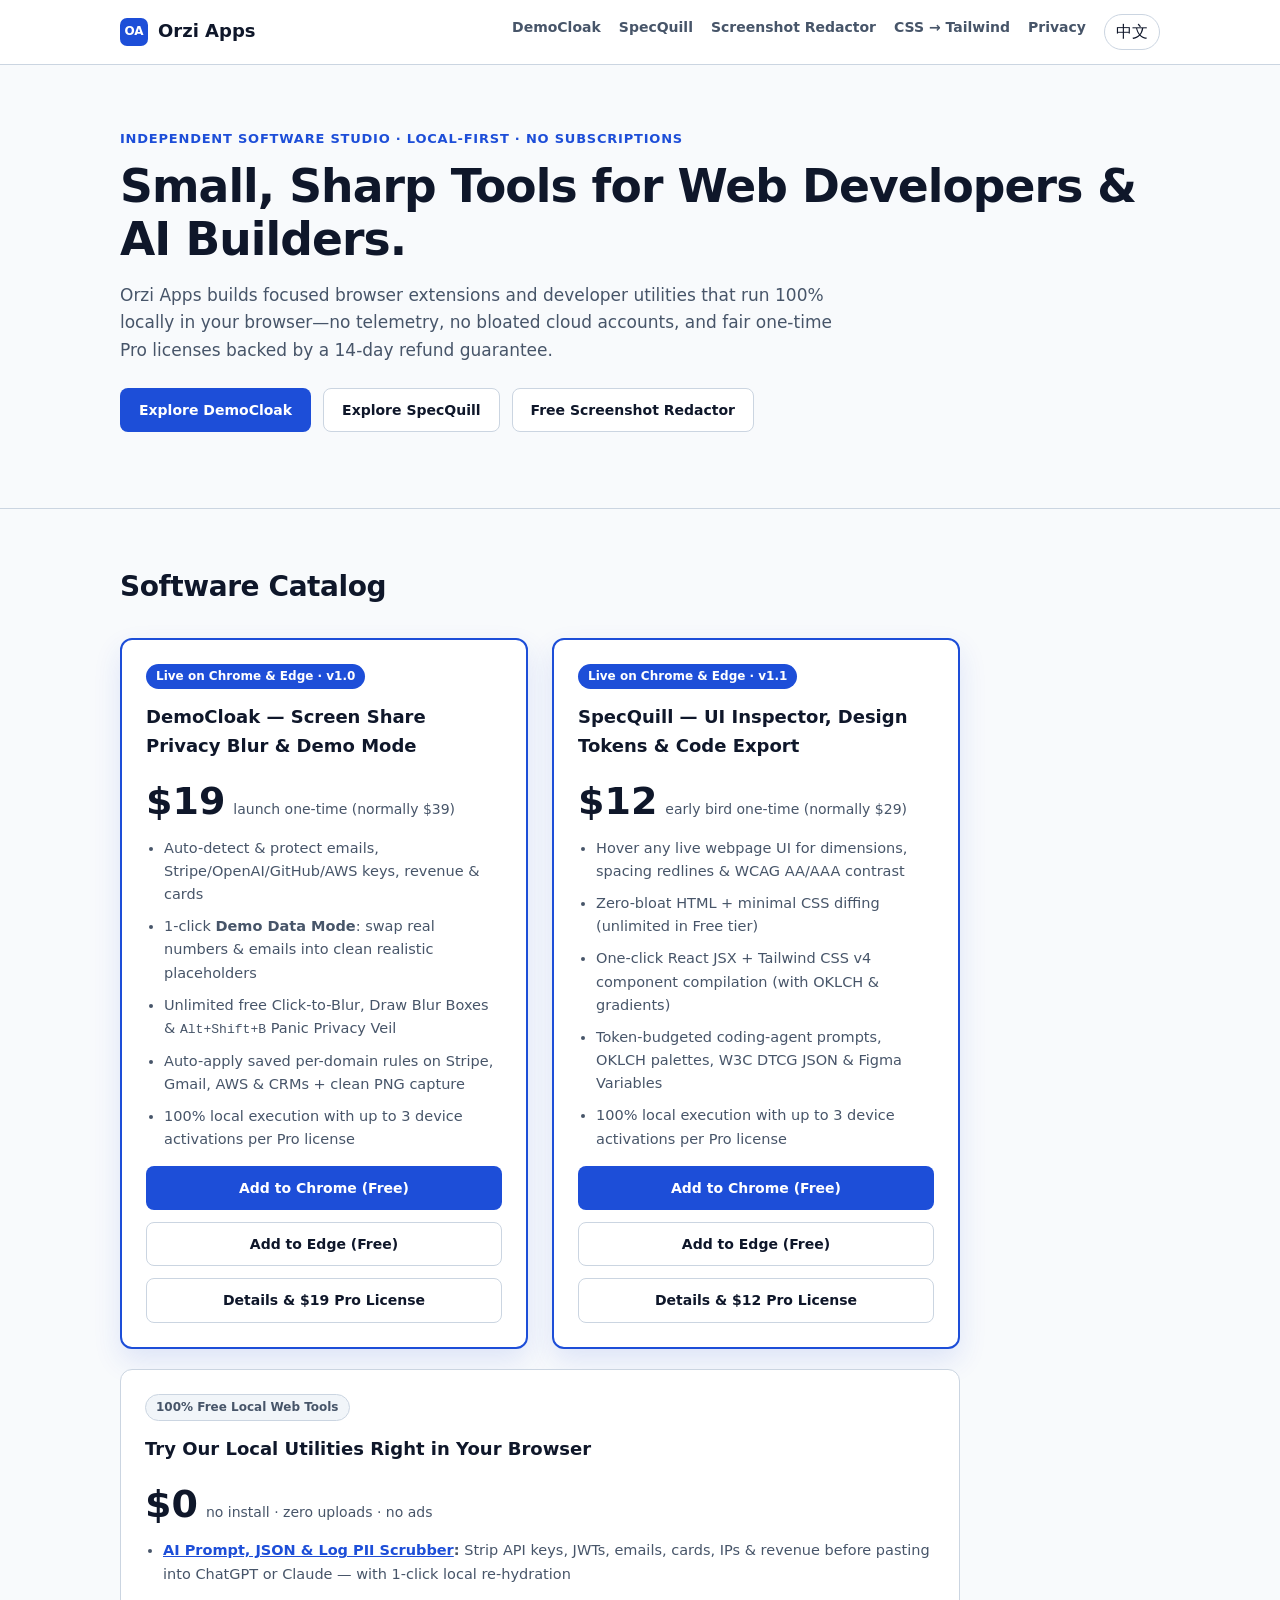
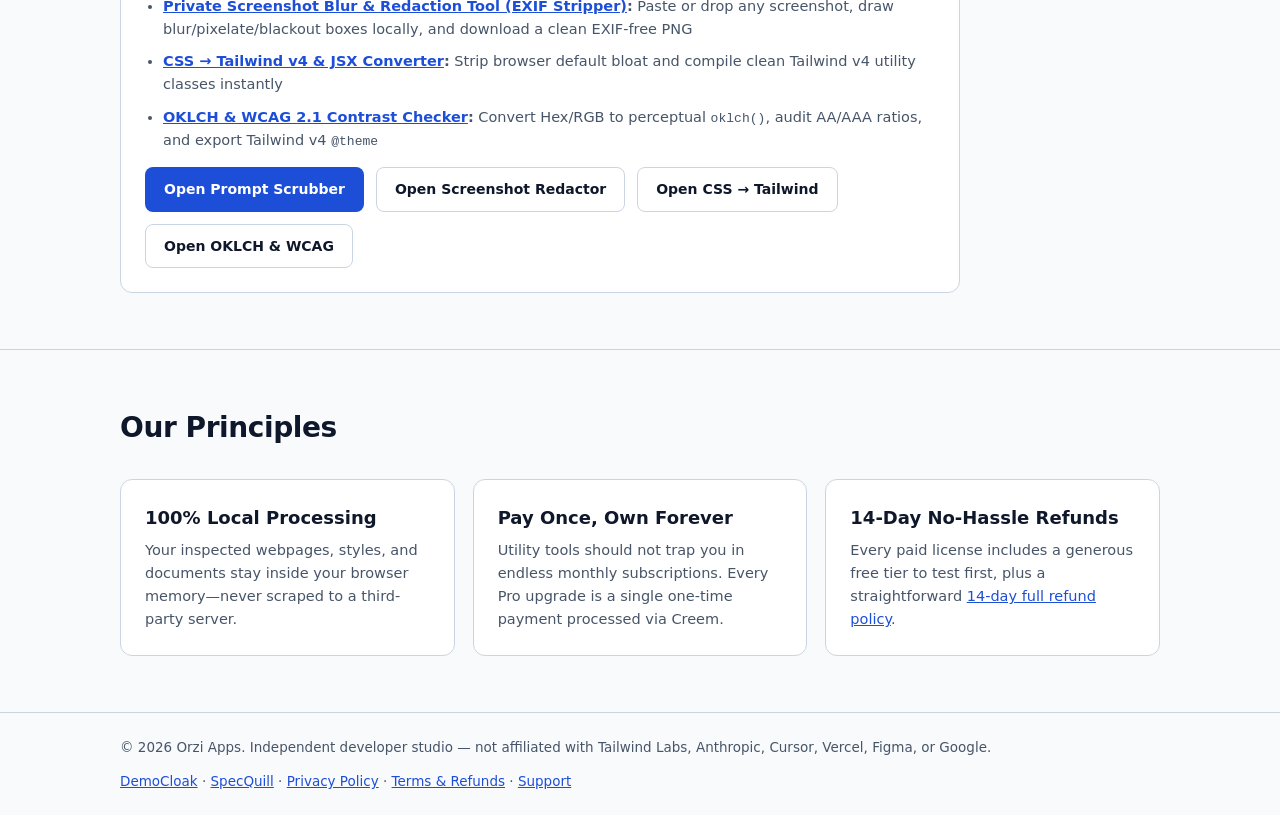
<file: index.html>
<!DOCTYPE html>
<html lang="en">
<head>
  <meta charset="UTF-8">
  <meta name="viewport" content="width=device-width, initial-scale=1.0">
  <meta name="color-scheme" content="light dark">
  <title>Orzi Apps — Local-First Developer Tools &amp; Free CSS/OKLCH Utilities</title>
  <meta name="description" content="Independent software studio building fast, local-first Chrome extensions and free developer tools (CSS to Tailwind v4, OKLCH & WCAG Contrast Checker) with honest one-time pricing.">
  <link rel="canonical" href="https://apps.orzi.me/">
  <meta property="og:type" content="website">
  <meta property="og:title" content="Orzi Apps — Local-First Developer Tools &amp; SpecQuill">
  <meta property="og:description" content="Free local CSS to Tailwind v4 &amp; OKLCH/WCAG tools plus SpecQuill Chrome extension. Zero subscriptions, zero telemetry.">
  <meta property="og:url" content="https://apps.orzi.me/">
  <meta property="og:image" content="https://apps.orzi.me/og-card.png">
  <meta name="twitter:card" content="summary_large_image">
  <meta name="twitter:title" content="Orzi Apps — Local-First Developer Tools &amp; SpecQuill">
  <meta name="twitter:description" content="Inspect live webpage UI, convert CSS to Tailwind v4, and audit OKLCH/WCAG contrast locally.">
  <meta name="twitter:image" content="https://apps.orzi.me/og-card.png">
  <link rel="stylesheet" href="styles.css">
</head>
<body>
  <a href="#main" class="skip-link visually-hidden">Skip to main content</a>

  <header class="site-header">
    <div class="container header-inner">
      <a href="./" class="brand">
        <span class="brand-mark" aria-hidden="true">OA</span>
        <span>Orzi Apps</span>
      </a>
      <nav aria-label="Primary">
        <ul class="nav-list">
          <li><a href="democloak/">DemoCloak</a></li>
          <li><a href="specquill/">SpecQuill</a></li>
          <li><a href="tools/screenshot-redact/">Screenshot Redactor</a></li>
          <li><a href="tools/css-to-tailwind/">CSS → Tailwind</a></li>
          <li><a href="privacy.html">Privacy</a></li>
        </ul>
      </nav>
    </div>
  </header>

  <main id="main">
    <section class="hero">
      <div class="container">
        <p class="eyebrow">Independent Software Studio · Local-First · No Subscriptions</p>
        <h1>Small, Sharp Tools for Web Developers &amp; AI Builders.</h1>
        <p class="lead" style="max-inline-size: 68ch;">
          Orzi Apps builds focused browser extensions and developer utilities that run 100% locally in your browser—no telemetry, no bloated cloud accounts, and fair one-time Pro licenses backed by a 14-day refund guarantee.
        </p>
        <div class="cta-row">
          <a class="btn primary" href="democloak/">Explore DemoCloak</a>
          <a class="btn secondary" href="specquill/">Explore SpecQuill</a>
          <a class="btn secondary" href="tools/screenshot-redact/">Free Screenshot Redactor</a>
        </div>
      </div>
    </section>

    <section id="products" class="section">
      <div class="container">
        <h2>Software Catalog</h2>
        <div class="pricing-grid">
          <article class="price-card featured">
            <p class="badge-launch">Live on Chrome &amp; Edge · v1.0</p>
            <h3>DemoCloak — Screen Share Privacy Blur &amp; Demo Mode</h3>
            <p class="price">$19 <span>launch one-time (normally $39)</span></p>
            <ul>
              <li>Auto-detect &amp; protect emails, Stripe/OpenAI/GitHub/AWS keys, revenue &amp; cards</li>
              <li>1-click <strong>Demo Data Mode</strong>: swap real numbers &amp; emails into clean realistic placeholders</li>
              <li>Unlimited free Click-to-Blur, Draw Blur Boxes &amp; <code>Alt+Shift+B</code> Panic Privacy Veil</li>
              <li>Auto-apply saved per-domain rules on Stripe, Gmail, AWS &amp; CRMs + clean PNG capture</li>
              <li>100% local execution with up to 3 device activations per Pro license</li>
            </ul>
            <div class="cta-row" style="margin-block-end: 0;">
              <a class="btn primary full" href="https://chromewebstore.google.com/detail/fnofilcfohbfknkignfegmfajdfabdon" target="_blank" rel="noopener noreferrer">Add to Chrome (Free)</a>
              <a class="btn secondary full" href="https://microsoftedge.microsoft.com/addons/detail/mnpcjfpkigbakdoloejhfifncohmmohg" target="_blank" rel="noopener noreferrer">Add to Edge (Free)</a>
              <a class="btn secondary full" href="democloak/">Details &amp; $19 Pro License</a>
            </div>
          </article>

          <article class="price-card featured">
            <p class="badge-launch">Live on Chrome &amp; Edge · v1.1</p>
            <h3>SpecQuill — UI Inspector, Design Tokens &amp; Code Export</h3>
            <p class="price">$12 <span>early bird one-time (normally $29)</span></p>
            <ul>
              <li>Hover any live webpage UI for dimensions, spacing redlines &amp; WCAG AA/AAA contrast</li>
              <li>Zero-bloat HTML + minimal CSS diffing (unlimited in Free tier)</li>
              <li>One-click React JSX + Tailwind CSS v4 component compilation (with OKLCH &amp; gradients)</li>
              <li>Token-budgeted coding-agent prompts, OKLCH palettes, W3C DTCG JSON &amp; Figma Variables</li>
              <li>100% local execution with up to 3 device activations per Pro license</li>
            </ul>
            <div class="cta-row" style="margin-block-end: 0;">
              <a class="btn primary full" href="https://chromewebstore.google.com/detail/dcdeigiddhadgjhecincfjlnffnebhdj" target="_blank" rel="noopener noreferrer">Add to Chrome (Free)</a>
              <a class="btn secondary full" href="https://microsoftedge.microsoft.com/addons/detail/hldcmmkeggnbhejhjbjbapmpephjibdo" target="_blank" rel="noopener noreferrer">Add to Edge (Free)</a>
              <a class="btn secondary full" href="specquill/">Details &amp; $12 Pro License</a>
            </div>
          </article>
        </div>

        <div class="pricing-grid" style="margin-block-start: 20px;">
          <article class="price-card" style="grid-column: 1 / -1;">
            <p class="badge-tier">100% Free Local Web Tools</p>
            <h3>Try Our Local Utilities Right in Your Browser</h3>
            <p class="price">$0 <span>no install · zero uploads · no ads</span></p>
            <ul>
              <li><strong><a href="tools/prompt-sanitizer/">AI Prompt, JSON &amp; Log PII Scrubber</a>:</strong> Strip API keys, JWTs, emails, cards, IPs &amp; revenue before pasting into ChatGPT or Claude — with 1-click local re-hydration</li>
              <li><strong><a href="tools/screenshot-redact/">Private Screenshot Blur &amp; Redaction Tool (EXIF Stripper)</a>:</strong> Paste or drop any screenshot, draw blur/pixelate/blackout boxes locally, and download a clean EXIF-free PNG</li>
              <li><strong><a href="tools/css-to-tailwind/">CSS → Tailwind v4 &amp; JSX Converter</a>:</strong> Strip browser default bloat and compile clean Tailwind v4 utility classes instantly</li>
              <li><strong><a href="tools/oklch-contrast/">OKLCH &amp; WCAG 2.1 Contrast Checker</a>:</strong> Convert Hex/RGB to perceptual <code>oklch()</code>, audit AA/AAA ratios, and export Tailwind v4 <code>@theme</code></li>
            </ul>
            <div class="cta-row" style="margin-block-end: 0;">
              <a class="btn primary" href="tools/prompt-sanitizer/">Open Prompt Scrubber</a>
              <a class="btn secondary" href="tools/screenshot-redact/">Open Screenshot Redactor</a>
              <a class="btn secondary" href="tools/css-to-tailwind/">Open CSS → Tailwind</a>
              <a class="btn secondary" href="tools/oklch-contrast/">Open OKLCH &amp; WCAG</a>
            </div>
          </article>
        </div>
      </div>
    </section>

    <section class="section">
      <div class="container">
        <h2>Our Principles</h2>
        <div class="feature-grid">
          <article class="feature-card">
            <h3>100% Local Processing</h3>
            <p>Your inspected webpages, styles, and documents stay inside your browser memory—never scraped to a third-party server.</p>
          </article>
          <article class="feature-card">
            <h3>Pay Once, Own Forever</h3>
            <p>Utility tools should not trap you in endless monthly subscriptions. Every Pro upgrade is a single one-time payment processed via Creem.</p>
          </article>
          <article class="feature-card">
            <h3>14-Day No-Hassle Refunds</h3>
            <p>Every paid license includes a generous free tier to test first, plus a straightforward <a href="terms.html">14-day full refund policy</a>.</p>
          </article>
        </div>
      </div>
    </section>
  </main>

  <footer class="site-footer">
    <div class="container footer-inner">
      <p>© 2026 Orzi Apps. Independent developer studio — not affiliated with Tailwind Labs, Anthropic, Cursor, Vercel, Figma, or Google.</p>
      <p><a href="democloak/">DemoCloak</a> · <a href="specquill/">SpecQuill</a> · <a href="privacy.html">Privacy Policy</a> · <a href="terms.html">Terms &amp; Refunds</a> · <a href="https://github.com/orziz/orzi-apps-site/issues" target="_blank" rel="noopener noreferrer">Support</a></p>
    </div>
  </footer>
  <script defer src="i18n.js"></script>
</body>
</html>
</file>
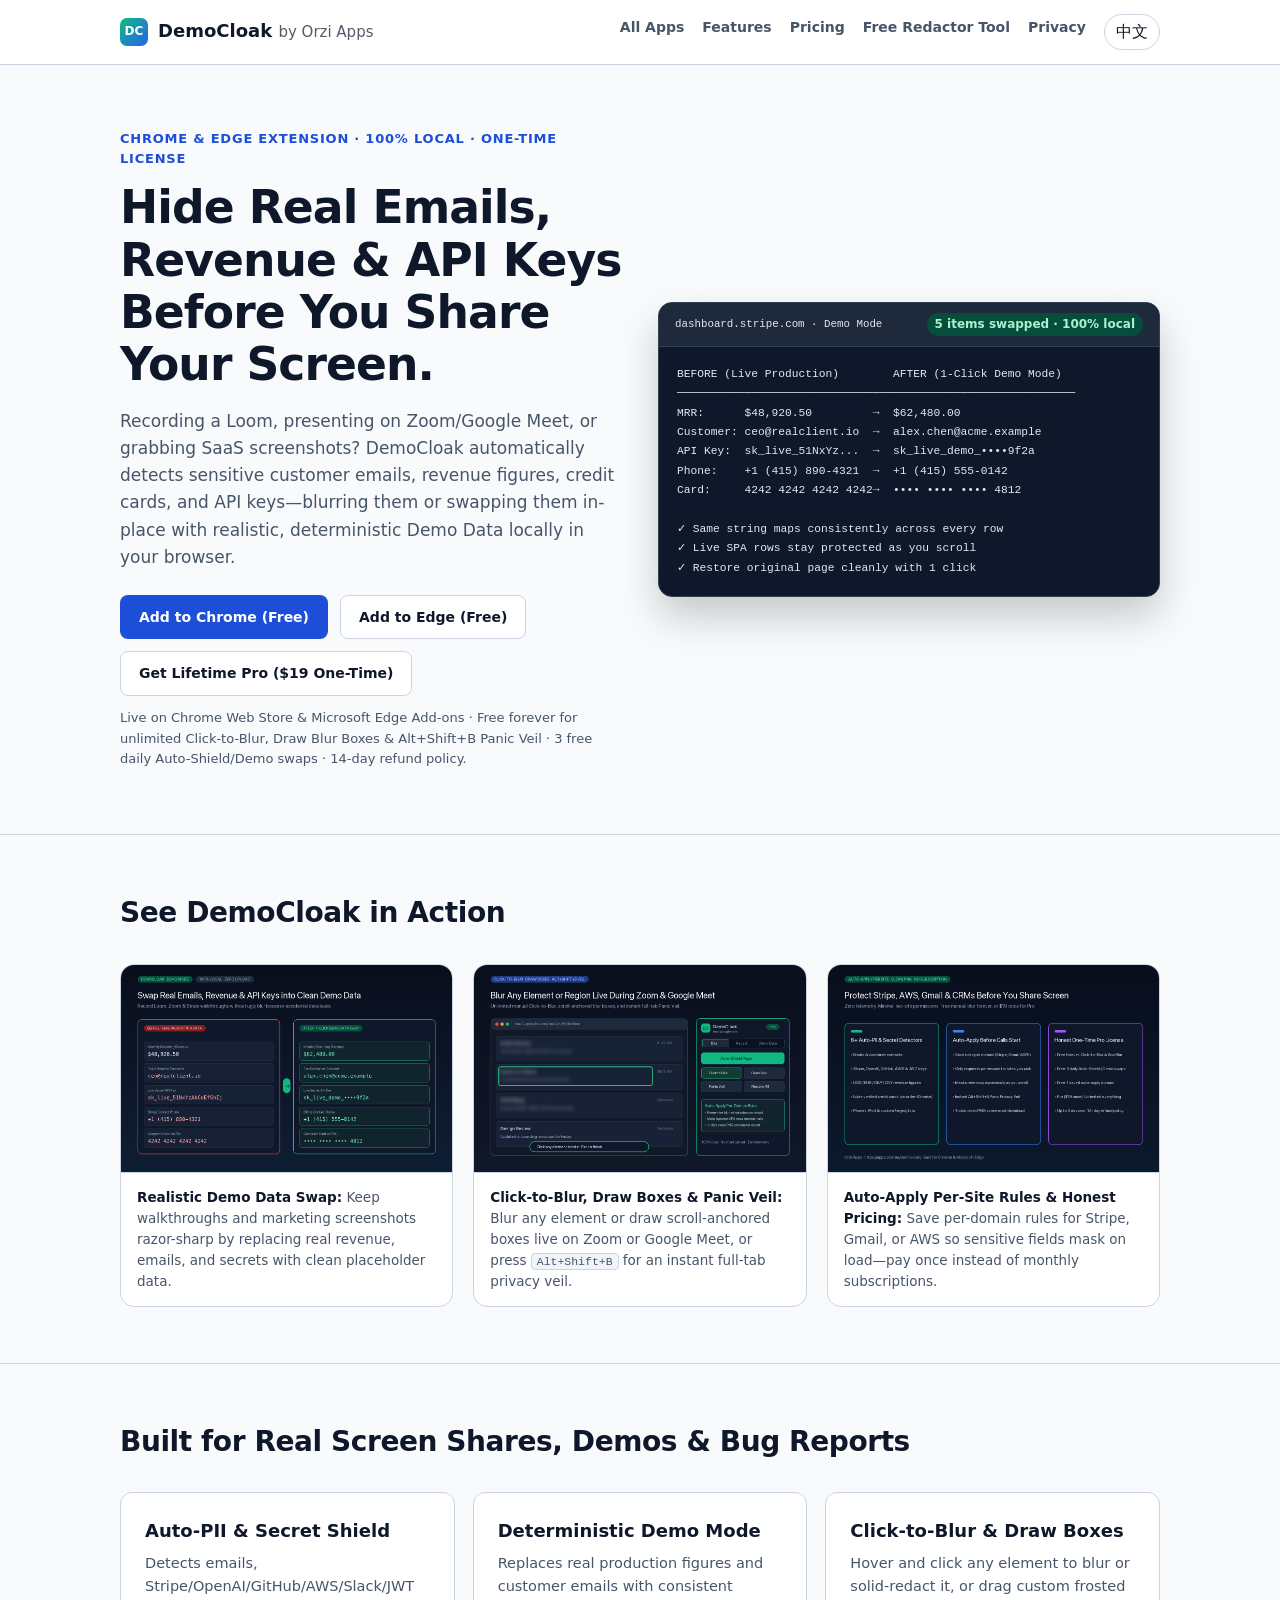
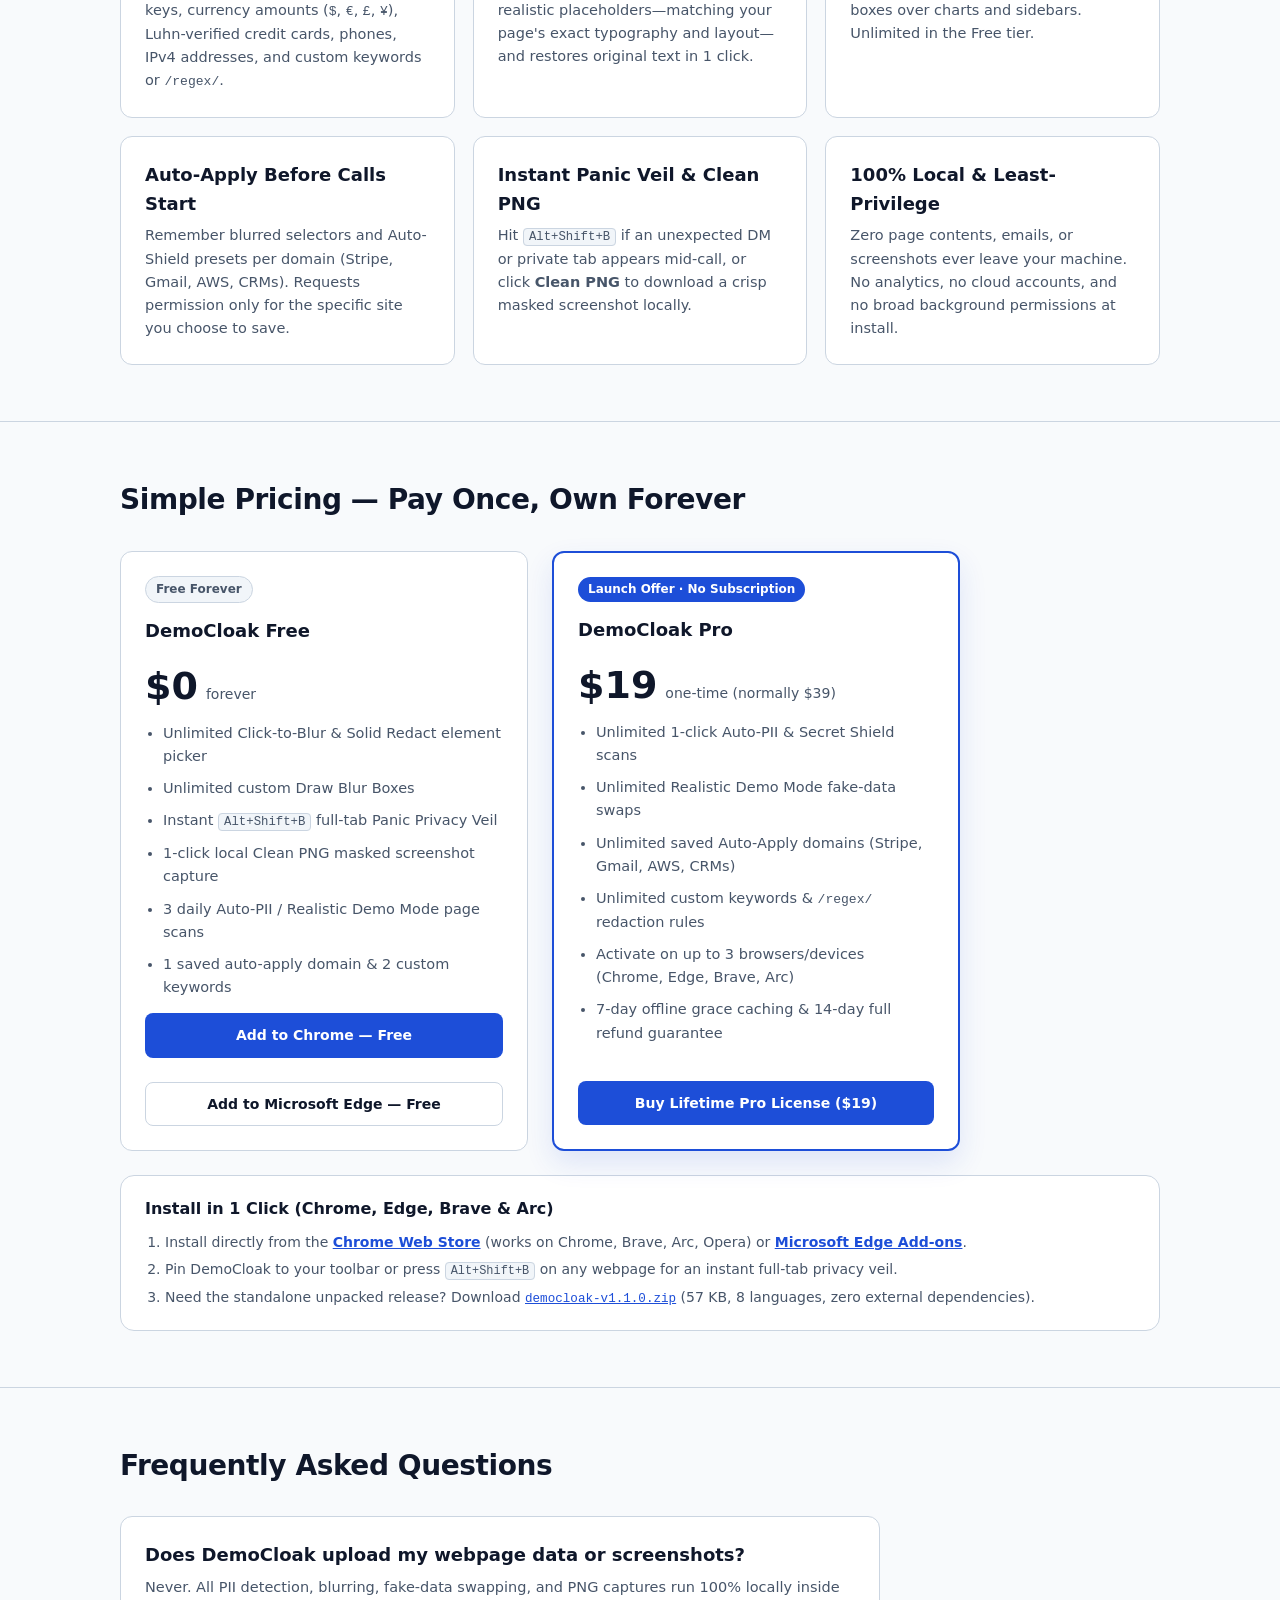
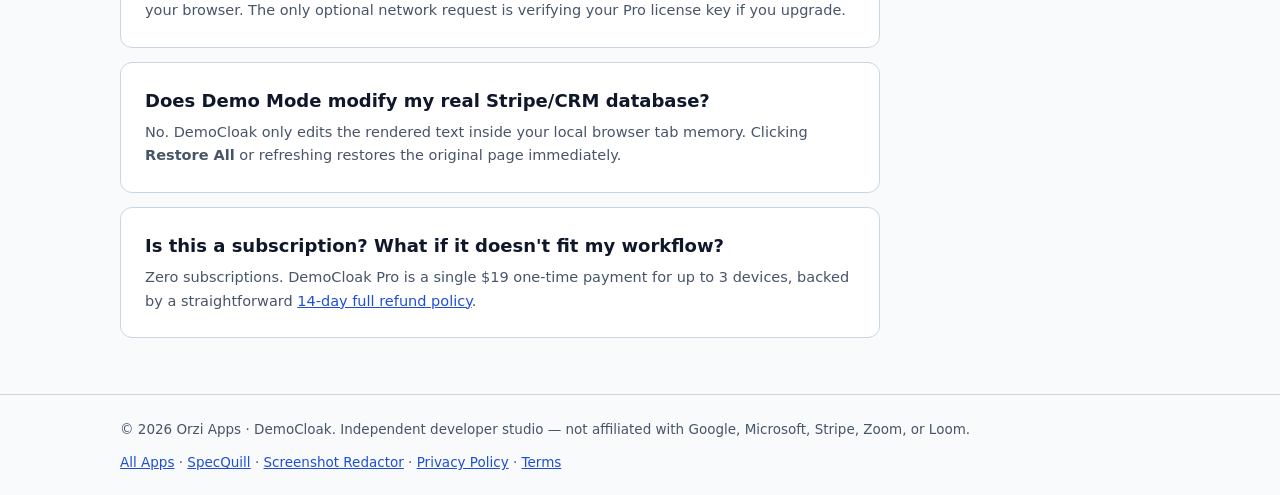
<file: democloak/index.html>
<!DOCTYPE html>
<html lang="en">
<head>
  <meta charset="UTF-8">
  <meta name="viewport" content="width=device-width, initial-scale=1.0">
  <meta name="color-scheme" content="light dark">
  <title>DemoCloak — Screen Share Privacy Blur &amp; Realistic Demo Mode | Orzi Apps</title>
  <meta name="description" content="Local Chrome &amp; Edge extension that blurs sensitive emails, API keys, revenue, and cards—or swaps them into realistic Demo Data—for Zoom, Meet, Loom, OBS, and screenshots. Pay once ($19), no subscription.">
  <link rel="canonical" href="https://apps.orzi.me/democloak/">
  <meta property="og:type" content="website">
  <meta property="og:title" content="DemoCloak — Screen Share Privacy Blur &amp; Realistic Demo Mode">
  <meta property="og:description" content="Auto-detect and blur emails, Stripe/AWS/OpenAI keys &amp; revenue or swap them into clean fake Demo Data locally before sharing your screen.">
  <meta property="og:url" content="https://apps.orzi.me/democloak/">
  <meta property="og:image" content="https://apps.orzi.me/democloak/img/screenshot-1-demo-mode.png">
  <meta name="twitter:card" content="summary_large_image">
  <meta name="twitter:title" content="DemoCloak — Screen Share Privacy Blur &amp; Realistic Demo Mode">
  <meta name="twitter:description" content="Stop leaking real emails, revenue, and API keys on Zoom, Loom, and screenshots. 100% local, $19 one-time Pro.">
  <meta name="twitter:image" content="https://apps.orzi.me/democloak/img/screenshot-1-demo-mode.png">
  <link rel="stylesheet" href="../styles.css">
  <script type="application/ld+json">
  {
    "@context": "https://schema.org",
    "@type": "SoftwareApplication",
    "name": "DemoCloak",
    "applicationCategory": "BusinessApplication",
    "operatingSystem": "Chrome, Edge, Brave, Arc",
    "url": "https://apps.orzi.me/democloak/",
    "offers": { "@type": "Offer", "price": "19", "priceCurrency": "USD" },
    "publisher": { "@type": "Organization", "name": "Orzi Apps", "url": "https://apps.orzi.me/" }
  }
  </script>
</head>
<body>
  <a href="#main" class="skip-link visually-hidden">Skip to main content</a>

  <header class="site-header">
    <div class="container header-inner">
      <a href="../" class="brand">
        <span class="brand-mark" aria-hidden="true" style="background: linear-gradient(135deg, #10b981, #2563eb);">DC</span>
        <span>DemoCloak <small style="font-weight:500;opacity:.7;">by Orzi Apps</small></span>
      </a>
      <nav aria-label="Primary">
        <ul class="nav-list">
          <li><a href="../">All Apps</a></li>
          <li><a href="#features">Features</a></li>
          <li><a href="#pricing">Pricing</a></li>
          <li><a href="../tools/screenshot-redact/">Free Redactor Tool</a></li>
          <li><a href="../privacy.html">Privacy</a></li>
        </ul>
      </nav>
    </div>
  </header>

  <main id="main">
    <section class="hero">
      <div class="container hero-grid">
        <div class="hero-copy">
          <p class="eyebrow">Chrome &amp; Edge Extension · 100% Local · One-Time License</p>
          <h1>Hide Real Emails, Revenue &amp; API Keys Before You Share Your Screen.</h1>
          <p class="lead">
            Recording a Loom, presenting on Zoom/Google Meet, or grabbing SaaS screenshots? DemoCloak automatically detects sensitive customer emails, revenue figures, credit cards, and API keys—blurring them or swapping them in-place with realistic, deterministic Demo Data locally in your browser.
          </p>
          <div class="cta-row">
            <a class="btn primary" href="https://chromewebstore.google.com/detail/fnofilcfohbfknkignfegmfajdfabdon" target="_blank" rel="noopener noreferrer">Add to Chrome (Free)</a>
            <a class="btn secondary" href="https://microsoftedge.microsoft.com/addons/detail/mnpcjfpkigbakdoloejhfifncohmmohg" target="_blank" rel="noopener noreferrer">Add to Edge (Free)</a>
            <a class="btn secondary" href="https://www.creem.io/payment/prod_6K9gLu8EsdUHKgYfFd8Suc" target="_blank" rel="noopener noreferrer">Get Lifetime Pro ($19 One-Time)</a>
          </div>
          <p class="fine-print">Live on Chrome Web Store &amp; Microsoft Edge Add-ons · Free forever for unlimited Click-to-Blur, Draw Blur Boxes &amp; Alt+Shift+B Panic Veil · 3 free daily Auto-Shield/Demo swaps · 14-day refund policy.</p>
        </div>

        <div class="code-card" aria-label="DemoCloak before and after example">
          <div class="code-card-head">
            <span class="mono">dashboard.stripe.com · Demo Mode</span>
            <span class="pill-ok">5 items swapped · 100% local</span>
          </div>
          <pre><code>BEFORE (Live Production)        AFTER (1-Click Demo Mode)
───────────────────────────────────────────────────────────
MRR:      $48,920.50         →  $62,480.00
Customer: ceo@realclient.io  →  alex.chen@acme.example
API Key:  sk_live_51NxYz...  →  sk_live_demo_••••9f2a
Phone:    +1 (415) 890-4321  →  +1 (415) 555-0142
Card:     4242 4242 4242 4242→  •••• •••• •••• 4812

✓ Same string maps consistently across every row
✓ Live SPA rows stay protected as you scroll
✓ Restore original page cleanly with 1 click</code></pre>
        </div>
      </div>
    </section>

    <section id="preview" class="section">
      <div class="container">
        <h2>See DemoCloak in Action</h2>
        <div class="screenshot-grid">
          <figure class="shot-card">
            <img src="img/screenshot-1-demo-mode.png" alt="DemoCloak Demo Mode replacing real SaaS revenue, customer email, Stripe API key, phone, and card with realistic sample values" width="1280" height="800" loading="lazy">
            <figcaption><strong>Realistic Demo Data Swap:</strong> Keep walkthroughs and marketing screenshots razor-sharp by replacing real revenue, emails, and secrets with clean placeholder data.</figcaption>
          </figure>
          <figure class="shot-card">
            <img src="img/screenshot-2-click-blur.png" alt="DemoCloak Click-to-Blur element picker and popup panel hiding confidential Gmail rows live" width="1280" height="800" loading="lazy">
            <figcaption><strong>Click-to-Blur, Draw Boxes &amp; Panic Veil:</strong> Blur any element or draw scroll-anchored boxes live on Zoom or Google Meet, or press <kbd>Alt+Shift+B</kbd> for an instant full-tab privacy veil.</figcaption>
          </figure>
          <figure class="shot-card">
            <img src="img/screenshot-3-rules-pricing.png" alt="DemoCloak automatic PII detectors, per-site auto-apply rules, and one-time $19 Pro lifetime pricing" width="1280" height="800" loading="lazy">
            <figcaption><strong>Auto-Apply Per-Site Rules &amp; Honest Pricing:</strong> Save per-domain rules for Stripe, Gmail, or AWS so sensitive fields mask on load—pay once instead of monthly subscriptions.</figcaption>
          </figure>
        </div>
      </div>
    </section>

    <section id="features" class="section">
      <div class="container">
        <h2>Built for Real Screen Shares, Demos &amp; Bug Reports</h2>
        <div class="feature-grid">
          <article class="feature-card">
            <h3>Auto-PII &amp; Secret Shield</h3>
            <p>Detects emails, Stripe/OpenAI/GitHub/AWS/Slack/JWT keys, currency amounts (<code>$</code>, <code>€</code>, <code>£</code>, <code>¥</code>), Luhn-verified credit cards, phones, IPv4 addresses, and custom keywords or <code>/regex/</code>.</p>
          </article>
          <article class="feature-card">
            <h3>Deterministic Demo Mode</h3>
            <p>Replaces real production figures and customer emails with consistent realistic placeholders—matching your page's exact typography and layout—and restores original text in 1 click.</p>
          </article>
          <article class="feature-card">
            <h3>Click-to-Blur &amp; Draw Boxes</h3>
            <p>Hover and click any element to blur or solid-redact it, or drag custom frosted boxes over charts and sidebars. Unlimited in the Free tier.</p>
          </article>
          <article class="feature-card">
            <h3>Auto-Apply Before Calls Start</h3>
            <p>Remember blurred selectors and Auto-Shield presets per domain (Stripe, Gmail, AWS, CRMs). Requests permission only for the specific site you choose to save.</p>
          </article>
          <article class="feature-card">
            <h3>Instant Panic Veil &amp; Clean PNG</h3>
            <p>Hit <kbd>Alt+Shift+B</kbd> if an unexpected DM or private tab appears mid-call, or click <strong>Clean PNG</strong> to download a crisp masked screenshot locally.</p>
          </article>
          <article class="feature-card">
            <h3>100% Local &amp; Least-Privilege</h3>
            <p>Zero page contents, emails, or screenshots ever leave your machine. No analytics, no cloud accounts, and no broad background permissions at install.</p>
          </article>
        </div>
      </div>
    </section>

    <section id="pricing" class="section">
      <div class="container">
        <h2>Simple Pricing — Pay Once, Own Forever</h2>
        <div class="pricing-grid">
          <article class="price-card">
            <p class="badge-tier">Free Forever</p>
            <h3>DemoCloak Free</h3>
            <p class="price">$0 <span>forever</span></p>
            <ul>
              <li>Unlimited Click-to-Blur &amp; Solid Redact element picker</li>
              <li>Unlimited custom Draw Blur Boxes</li>
              <li>Instant <kbd>Alt+Shift+B</kbd> full-tab Panic Privacy Veil</li>
              <li>1-click local Clean PNG masked screenshot capture</li>
              <li>3 daily Auto-PII / Realistic Demo Mode page scans</li>
              <li>1 saved auto-apply domain &amp; 2 custom keywords</li>
            </ul>
            <a class="btn primary full" href="https://chromewebstore.google.com/detail/fnofilcfohbfknkignfegmfajdfabdon" target="_blank" rel="noopener noreferrer">Add to Chrome — Free</a>
            <a class="btn secondary full" style="margin-block-start: 10px;" href="https://microsoftedge.microsoft.com/addons/detail/mnpcjfpkigbakdoloejhfifncohmmohg" target="_blank" rel="noopener noreferrer">Add to Microsoft Edge — Free</a>
          </article>

          <article class="price-card featured">
            <p class="badge-launch">Launch Offer · No Subscription</p>
            <h3>DemoCloak Pro</h3>
            <p class="price">$19 <span>one-time (normally $39)</span></p>
            <ul>
              <li>Unlimited 1-click Auto-PII &amp; Secret Shield scans</li>
              <li>Unlimited Realistic Demo Mode fake-data swaps</li>
              <li>Unlimited saved Auto-Apply domains (Stripe, Gmail, AWS, CRMs)</li>
              <li>Unlimited custom keywords &amp; <code>/regex/</code> redaction rules</li>
              <li>Activate on up to 3 browsers/devices (Chrome, Edge, Brave, Arc)</li>
              <li>7-day offline grace caching &amp; 14-day full refund guarantee</li>
            </ul>
            <a class="btn primary full" href="https://www.creem.io/payment/prod_6K9gLu8EsdUHKgYfFd8Suc" target="_blank" rel="noopener noreferrer">
              Buy Lifetime Pro License ($19)
            </a>
          </article>
        </div>

        <div class="install-box">
          <h3>Install in 1 Click (Chrome, Edge, Brave &amp; Arc)</h3>
          <ol>
            <li>Install directly from the <a href="https://chromewebstore.google.com/detail/fnofilcfohbfknkignfegmfajdfabdon" target="_blank" rel="noopener noreferrer"><strong>Chrome Web Store</strong></a> (works on Chrome, Brave, Arc, Opera) or <a href="https://microsoftedge.microsoft.com/addons/detail/mnpcjfpkigbakdoloejhfifncohmmohg" target="_blank" rel="noopener noreferrer"><strong>Microsoft Edge Add-ons</strong></a>.</li>
            <li>Pin DemoCloak to your toolbar or press <kbd>Alt+Shift+B</kbd> on any webpage for an instant full-tab privacy veil.</li>
            <li>Need the standalone unpacked release? Download <a href="downloads/democloak-v1.1.0.zip" download><code>democloak-v1.1.0.zip</code></a> (57 KB, 8 languages, zero external dependencies).</li>
          </ol>
        </div>
      </div>
    </section>

    <section id="faq" class="section">
      <div class="container">
        <h2>Frequently Asked Questions</h2>
        <div class="faq-list">
          <article class="faq-item">
            <h3>Does DemoCloak upload my webpage data or screenshots?</h3>
            <p>Never. All PII detection, blurring, fake-data swapping, and PNG captures run 100% locally inside your browser. The only optional network request is verifying your Pro license key if you upgrade.</p>
          </article>
          <article class="faq-item">
            <h3>Does Demo Mode modify my real Stripe/CRM database?</h3>
            <p>No. DemoCloak only edits the rendered text inside your local browser tab memory. Clicking <strong>Restore All</strong> or refreshing restores the original page immediately.</p>
          </article>
          <article class="faq-item">
            <h3>Is this a subscription? What if it doesn't fit my workflow?</h3>
            <p>Zero subscriptions. DemoCloak Pro is a single $19 one-time payment for up to 3 devices, backed by a straightforward <a href="../terms.html">14-day full refund policy</a>.</p>
          </article>
        </div>
      </div>
    </section>
  </main>

  <footer class="site-footer">
    <div class="container footer-inner">
      <p>© 2026 Orzi Apps · DemoCloak. Independent developer studio — not affiliated with Google, Microsoft, Stripe, Zoom, or Loom.</p>
      <p><a href="../">All Apps</a> · <a href="../specquill/">SpecQuill</a> · <a href="../tools/screenshot-redact/">Screenshot Redactor</a> · <a href="../privacy.html">Privacy Policy</a> · <a href="../terms.html">Terms</a></p>
    </div>
  </footer>
  <script defer src="../i18n.js"></script>
</body>
</html>
</file>
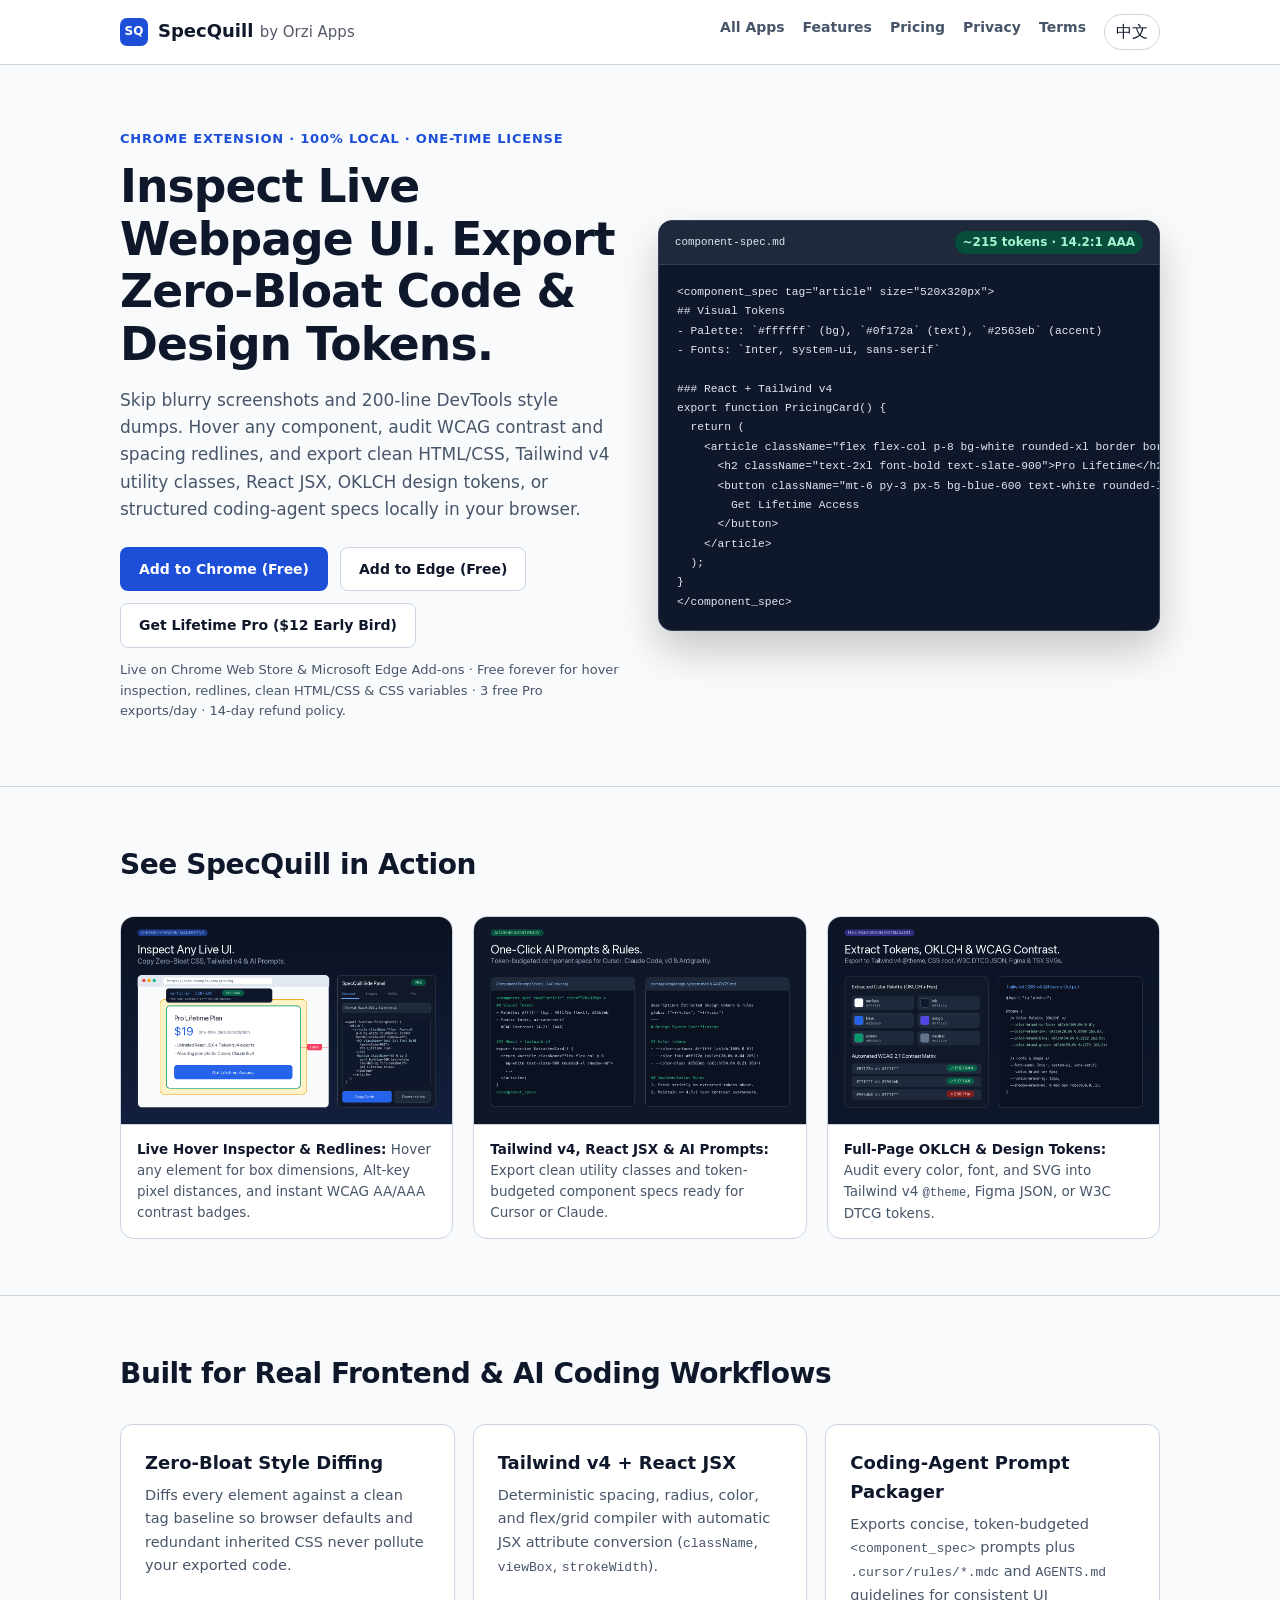
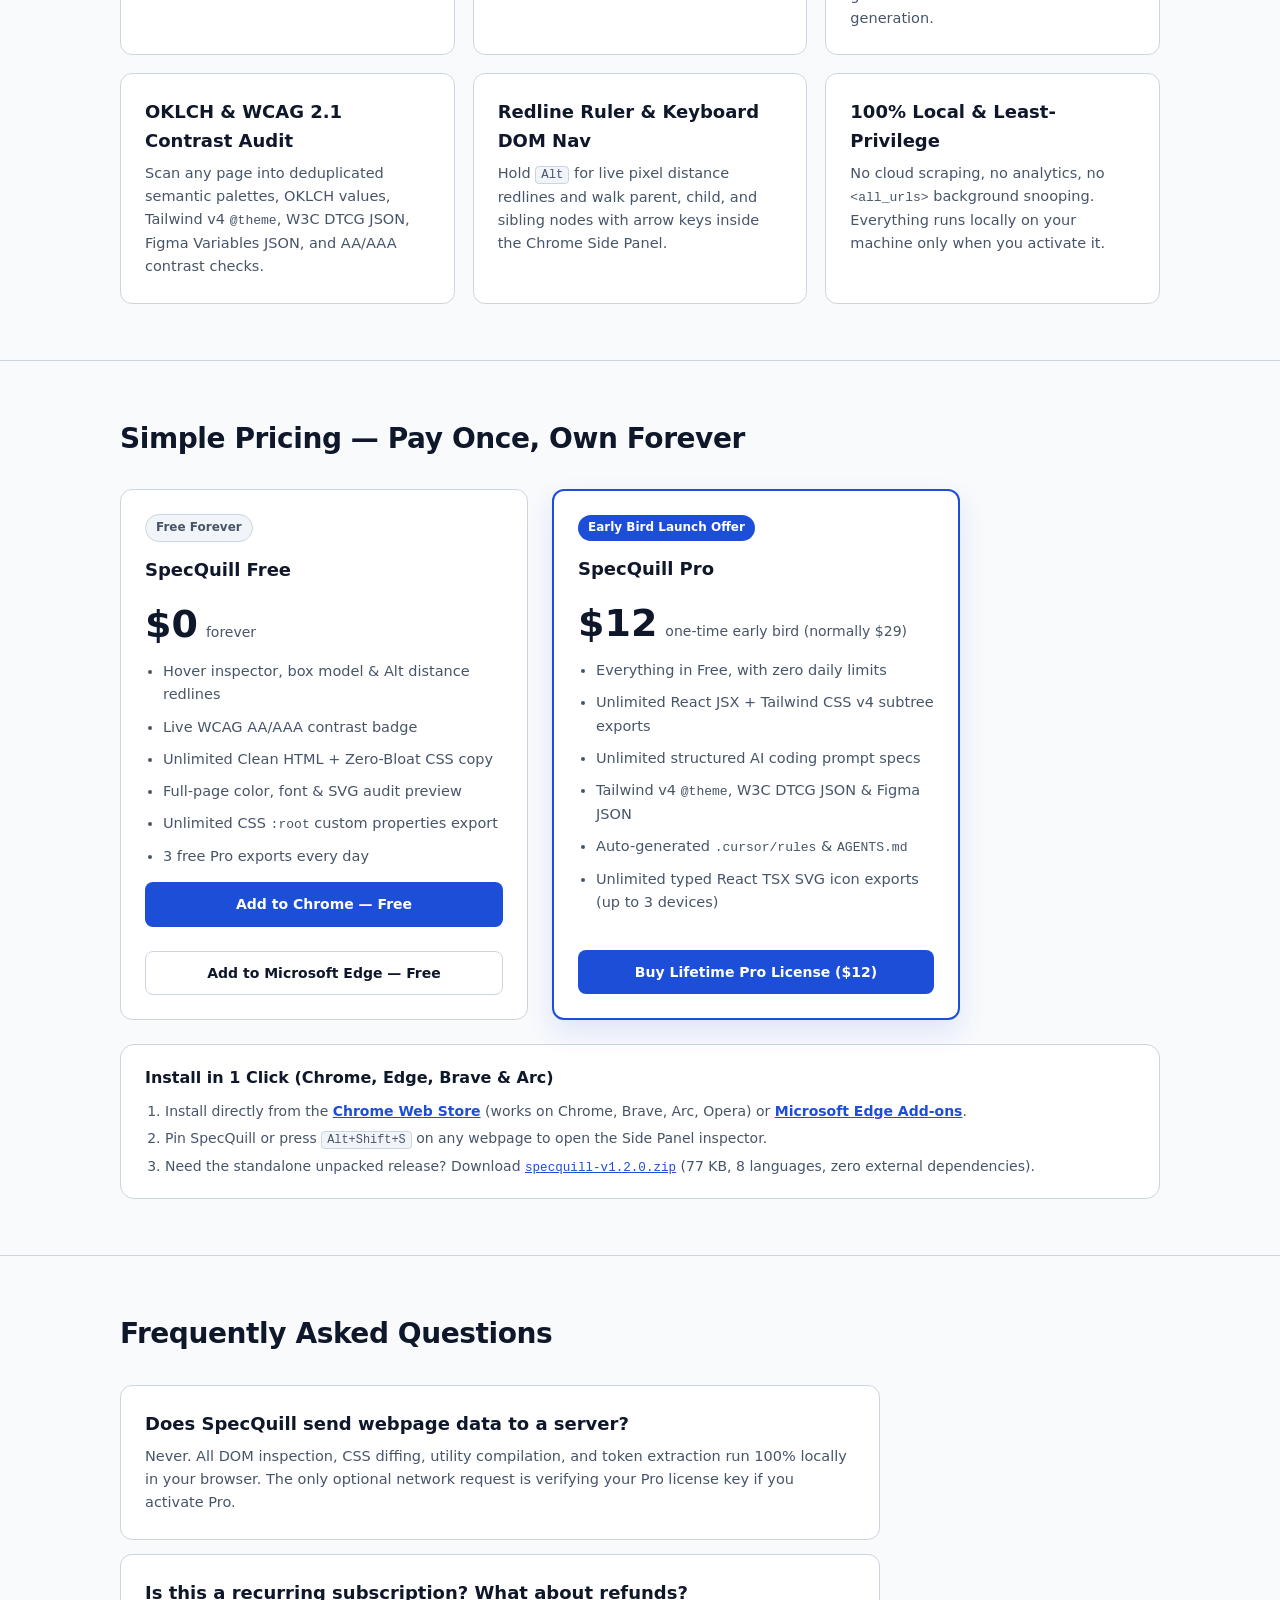
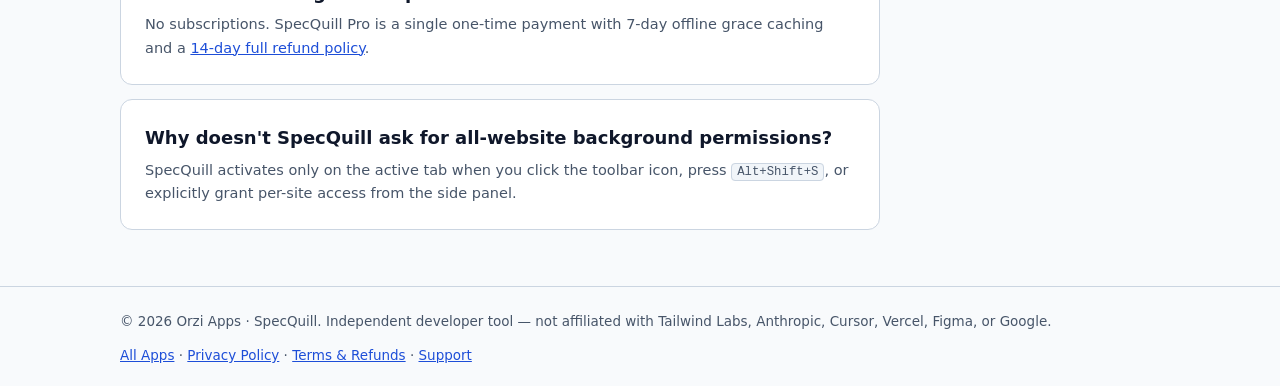
<file: specquill/index.html>
<!DOCTYPE html>
<html lang="en">
<head>
  <meta charset="UTF-8">
  <meta name="viewport" content="width=device-width, initial-scale=1.0">
  <meta name="color-scheme" content="light dark">
  <title>SpecQuill — UI Inspector, Design Tokens &amp; Clean Code Export | Orzi Apps</title>
  <meta name="description" content="Local Chrome extension for frontend developers and designers. Inspect live webpage UI, audit WCAG contrast, and export zero-bloat CSS, utility classes, React JSX, OKLCH design tokens, and AI coding specs.">
  <link rel="canonical" href="https://apps.orzi.me/specquill/">
  <meta property="og:type" content="website">
  <meta property="og:title" content="SpecQuill — Inspect Live Webpage UI &amp; Export Zero-Bloat Code">
  <meta property="og:description" content="Hover any live UI to inspect spacing redlines &amp; WCAG contrast, and export clean CSS, Tailwind v4 + React JSX, OKLCH tokens, or AI coding prompts locally.">
  <meta property="og:url" content="https://apps.orzi.me/specquill/">
  <meta property="og:image" content="https://apps.orzi.me/og-card.png">
  <meta name="twitter:card" content="summary_large_image">
  <meta name="twitter:title" content="SpecQuill — Live UI to Tailwind v4, Design Tokens &amp; AI Specs">
  <meta name="twitter:description" content="100% local Chrome side-panel inspector. Zero-bloat CSS diffing, OKLCH tokens, WCAG audit, one-time $12 early bird Pro.">
  <meta name="twitter:image" content="https://apps.orzi.me/og-card.png">
  <link rel="stylesheet" href="../styles.css">
  <script type="application/ld+json">
  {
    "@context": "https://schema.org",
    "@type": "SoftwareApplication",
    "name": "SpecQuill",
    "applicationCategory": "DeveloperApplication",
    "operatingSystem": "Chrome, Edge, Brave",
    "url": "https://apps.orzi.me/specquill/",
    "offers": { "@type": "Offer", "price": "12", "priceCurrency": "USD" },
    "publisher": { "@type": "Organization", "name": "Orzi Apps", "url": "https://apps.orzi.me/" }
  }
  </script>
</head>
<body>
  <a href="#main" class="skip-link visually-hidden">Skip to main content</a>

  <header class="site-header">
    <div class="container header-inner">
      <a href="../" class="brand">
        <span class="brand-mark" aria-hidden="true">SQ</span>
        <span>SpecQuill <small style="font-weight:500;opacity:.7;">by Orzi Apps</small></span>
      </a>
      <nav aria-label="Primary">
        <ul class="nav-list">
          <li><a href="../">All Apps</a></li>
          <li><a href="#features">Features</a></li>
          <li><a href="#pricing">Pricing</a></li>
          <li><a href="../privacy.html">Privacy</a></li>
          <li><a href="../terms.html">Terms</a></li>
        </ul>
      </nav>
    </div>
  </header>

  <main id="main">
    <section class="hero">
      <div class="container hero-grid">
        <div class="hero-copy">
          <p class="eyebrow">Chrome Extension · 100% Local · One-Time License</p>
          <h1>Inspect Live Webpage UI. Export Zero-Bloat Code &amp; Design Tokens.</h1>
          <p class="lead">
            Skip blurry screenshots and 200-line DevTools style dumps. Hover any component, audit WCAG contrast and spacing redlines, and export clean HTML/CSS, Tailwind v4 utility classes, React JSX, OKLCH design tokens, or structured coding-agent specs locally in your browser.
          </p>
          <div class="cta-row">
            <a class="btn primary" href="https://chromewebstore.google.com/detail/dcdeigiddhadgjhecincfjlnffnebhdj" target="_blank" rel="noopener noreferrer">Add to Chrome (Free)</a>
            <a class="btn secondary" href="https://microsoftedge.microsoft.com/addons/detail/hldcmmkeggnbhejhjbjbapmpephjibdo" target="_blank" rel="noopener noreferrer">Add to Edge (Free)</a>
            <a class="btn secondary" href="https://www.creem.io/payment/prod_4mf62USuYfD1W1ui9NnUD1" target="_blank" rel="noopener noreferrer">Get Lifetime Pro ($12 Early Bird)</a>
          </div>
          <p class="fine-print">Live on Chrome Web Store &amp; Microsoft Edge Add-ons · Free forever for hover inspection, redlines, clean HTML/CSS &amp; CSS variables · 3 free Pro exports/day · 14-day refund policy.</p>
        </div>

        <div class="code-card" aria-label="Example SpecQuill output">
          <div class="code-card-head">
            <span class="mono">component-spec.md</span>
            <span class="pill-ok">~215 tokens · 14.2:1 AAA</span>
          </div>
          <pre><code>&lt;component_spec tag="article" size="520x320px"&gt;
## Visual Tokens
- Palette: `#ffffff` (bg), `#0f172a` (text), `#2563eb` (accent)
- Fonts: `Inter, system-ui, sans-serif`

### React + Tailwind v4
export function PricingCard() {
  return (
    &lt;article className="flex flex-col p-8 bg-white rounded-xl border border-slate-200 shadow-md"&gt;
      &lt;h2 className="text-2xl font-bold text-slate-900"&gt;Pro Lifetime&lt;/h2&gt;
      &lt;button className="mt-6 py-3 px-5 bg-blue-600 text-white rounded-lg font-semibold"&gt;
        Get Lifetime Access
      &lt;/button&gt;
    &lt;/article&gt;
  );
}
&lt;/component_spec&gt;</code></pre>
        </div>
      </div>
    </section>

    <section id="preview" class="section">
      <div class="container">
        <h2>See SpecQuill in Action</h2>
        <div class="screenshot-grid">
          <figure class="shot-card">
            <img src="img/screenshot-1-inspector.png" alt="SpecQuill live webpage UI inspector showing spacing redlines, box model, and WCAG AAA contrast badge" width="1280" height="800" loading="lazy">
            <figcaption><strong>Live Hover Inspector &amp; Redlines:</strong> Hover any element for box dimensions, Alt-key pixel distances, and instant WCAG AA/AAA contrast badges.</figcaption>
          </figure>
          <figure class="shot-card">
            <img src="img/screenshot-2-tailwind-ai.png" alt="SpecQuill side panel exporting zero-bloat Tailwind CSS v4, React JSX, and structured AI coding prompts" width="1280" height="800" loading="lazy">
            <figcaption><strong>Tailwind v4, React JSX &amp; AI Prompts:</strong> Export clean utility classes and token-budgeted component specs ready for Cursor or Claude.</figcaption>
          </figure>
          <figure class="shot-card">
            <img src="img/screenshot-3-tokens.png" alt="SpecQuill full-page OKLCH color palette, typography, and W3C DTCG design token exporter" width="1280" height="800" loading="lazy">
            <figcaption><strong>Full-Page OKLCH &amp; Design Tokens:</strong> Audit every color, font, and SVG into Tailwind v4 <code>@theme</code>, Figma JSON, or W3C DTCG tokens.</figcaption>
          </figure>
        </div>
      </div>
    </section>

    <section id="features" class="section">
      <div class="container">
        <h2>Built for Real Frontend &amp; AI Coding Workflows</h2>
        <div class="feature-grid">
          <article class="feature-card">
            <h3>Zero-Bloat Style Diffing</h3>
            <p>Diffs every element against a clean tag baseline so browser defaults and redundant inherited CSS never pollute your exported code.</p>
          </article>
          <article class="feature-card">
            <h3>Tailwind v4 + React JSX</h3>
            <p>Deterministic spacing, radius, color, and flex/grid compiler with automatic JSX attribute conversion (<code>className</code>, <code>viewBox</code>, <code>strokeWidth</code>).</p>
          </article>
          <article class="feature-card">
            <h3>Coding-Agent Prompt Packager</h3>
            <p>Exports concise, token-budgeted <code>&lt;component_spec&gt;</code> prompts plus <code>.cursor/rules/*.mdc</code> and <code>AGENTS.md</code> guidelines for consistent UI generation.</p>
          </article>
          <article class="feature-card">
            <h3>OKLCH &amp; WCAG 2.1 Contrast Audit</h3>
            <p>Scan any page into deduplicated semantic palettes, OKLCH values, Tailwind v4 <code>@theme</code>, W3C DTCG JSON, Figma Variables JSON, and AA/AAA contrast checks.</p>
          </article>
          <article class="feature-card">
            <h3>Redline Ruler &amp; Keyboard DOM Nav</h3>
            <p>Hold <kbd>Alt</kbd> for live pixel distance redlines and walk parent, child, and sibling nodes with arrow keys inside the Chrome Side Panel.</p>
          </article>
          <article class="feature-card">
            <h3>100% Local &amp; Least-Privilege</h3>
            <p>No cloud scraping, no analytics, no <code>&lt;all_urls&gt;</code> background snooping. Everything runs locally on your machine only when you activate it.</p>
          </article>
        </div>
      </div>
    </section>

    <section id="pricing" class="section">
      <div class="container">
        <h2>Simple Pricing — Pay Once, Own Forever</h2>
        <div class="pricing-grid">
          <article class="price-card">
            <p class="badge-tier">Free Forever</p>
            <h3>SpecQuill Free</h3>
            <p class="price">$0 <span>forever</span></p>
            <ul>
              <li>Hover inspector, box model &amp; Alt distance redlines</li>
              <li>Live WCAG AA/AAA contrast badge</li>
              <li>Unlimited Clean HTML + Zero-Bloat CSS copy</li>
              <li>Full-page color, font &amp; SVG audit preview</li>
              <li>Unlimited CSS <code>:root</code> custom properties export</li>
              <li>3 free Pro exports every day</li>
            </ul>
            <a id="install" class="btn primary full" href="https://chromewebstore.google.com/detail/dcdeigiddhadgjhecincfjlnffnebhdj" target="_blank" rel="noopener noreferrer">Add to Chrome — Free</a>
            <a class="btn secondary full" style="margin-block-start: 10px;" href="https://microsoftedge.microsoft.com/addons/detail/hldcmmkeggnbhejhjbjbapmpephjibdo" target="_blank" rel="noopener noreferrer">Add to Microsoft Edge — Free</a>
          </article>

          <article class="price-card featured">
            <p class="badge-launch">Early Bird Launch Offer</p>
            <h3>SpecQuill Pro</h3>
            <p class="price">$12 <span>one-time early bird (normally $29)</span></p>
            <ul>
              <li>Everything in Free, with zero daily limits</li>
              <li>Unlimited React JSX + Tailwind CSS v4 subtree exports</li>
              <li>Unlimited structured AI coding prompt specs</li>
              <li>Tailwind v4 <code>@theme</code>, W3C DTCG JSON &amp; Figma JSON</li>
              <li>Auto-generated <code>.cursor/rules</code> &amp; <code>AGENTS.md</code></li>
              <li>Unlimited typed React TSX SVG icon exports (up to 3 devices)</li>
            </ul>
            <a class="btn primary full" href="https://www.creem.io/payment/prod_4mf62USuYfD1W1ui9NnUD1" target="_blank" rel="noopener noreferrer">
              Buy Lifetime Pro License ($12)
            </a>
          </article>
        </div>
        <div class="install-box">
          <h3>Install in 1 Click (Chrome, Edge, Brave &amp; Arc)</h3>
          <ol>
            <li>Install directly from the <a href="https://chromewebstore.google.com/detail/dcdeigiddhadgjhecincfjlnffnebhdj" target="_blank" rel="noopener noreferrer"><strong>Chrome Web Store</strong></a> (works on Chrome, Brave, Arc, Opera) or <a href="https://microsoftedge.microsoft.com/addons/detail/hldcmmkeggnbhejhjbjbapmpephjibdo" target="_blank" rel="noopener noreferrer"><strong>Microsoft Edge Add-ons</strong></a>.</li>
            <li>Pin SpecQuill or press <kbd>Alt+Shift+S</kbd> on any webpage to open the Side Panel inspector.</li>
            <li>Need the standalone unpacked release? Download <a href="downloads/specquill-v1.2.0.zip" download><code>specquill-v1.2.0.zip</code></a> (77 KB, 8 languages, zero external dependencies).</li>
          </ol>
        </div>
      </div>
    </section>

    <section id="faq" class="section">
      <div class="container">
        <h2>Frequently Asked Questions</h2>
        <div class="faq-list">
          <article class="faq-item">
            <h3>Does SpecQuill send webpage data to a server?</h3>
            <p>Never. All DOM inspection, CSS diffing, utility compilation, and token extraction run 100% locally in your browser. The only optional network request is verifying your Pro license key if you activate Pro.</p>
          </article>
          <article class="faq-item">
            <h3>Is this a recurring subscription? What about refunds?</h3>
            <p>No subscriptions. SpecQuill Pro is a single one-time payment with 7-day offline grace caching and a <a href="../terms.html">14-day full refund policy</a>.</p>
          </article>
          <article class="faq-item">
            <h3>Why doesn't SpecQuill ask for all-website background permissions?</h3>
            <p>SpecQuill activates only on the active tab when you click the toolbar icon, press <kbd>Alt+Shift+S</kbd>, or explicitly grant per-site access from the side panel.</p>
          </article>
        </div>
      </div>
    </section>
  </main>

  <footer class="site-footer">
    <div class="container footer-inner">
      <p>© 2026 Orzi Apps · SpecQuill. Independent developer tool — not affiliated with Tailwind Labs, Anthropic, Cursor, Vercel, Figma, or Google.</p>
      <p><a href="../">All Apps</a> · <a href="../privacy.html">Privacy Policy</a> · <a href="../terms.html">Terms &amp; Refunds</a> · <a href="https://github.com/orziz/orzi-apps-site/issues" target="_blank" rel="noopener noreferrer">Support</a></p>
    </div>
  </footer>
  <script defer src="../i18n.js"></script>
</body>
</html>
</file>
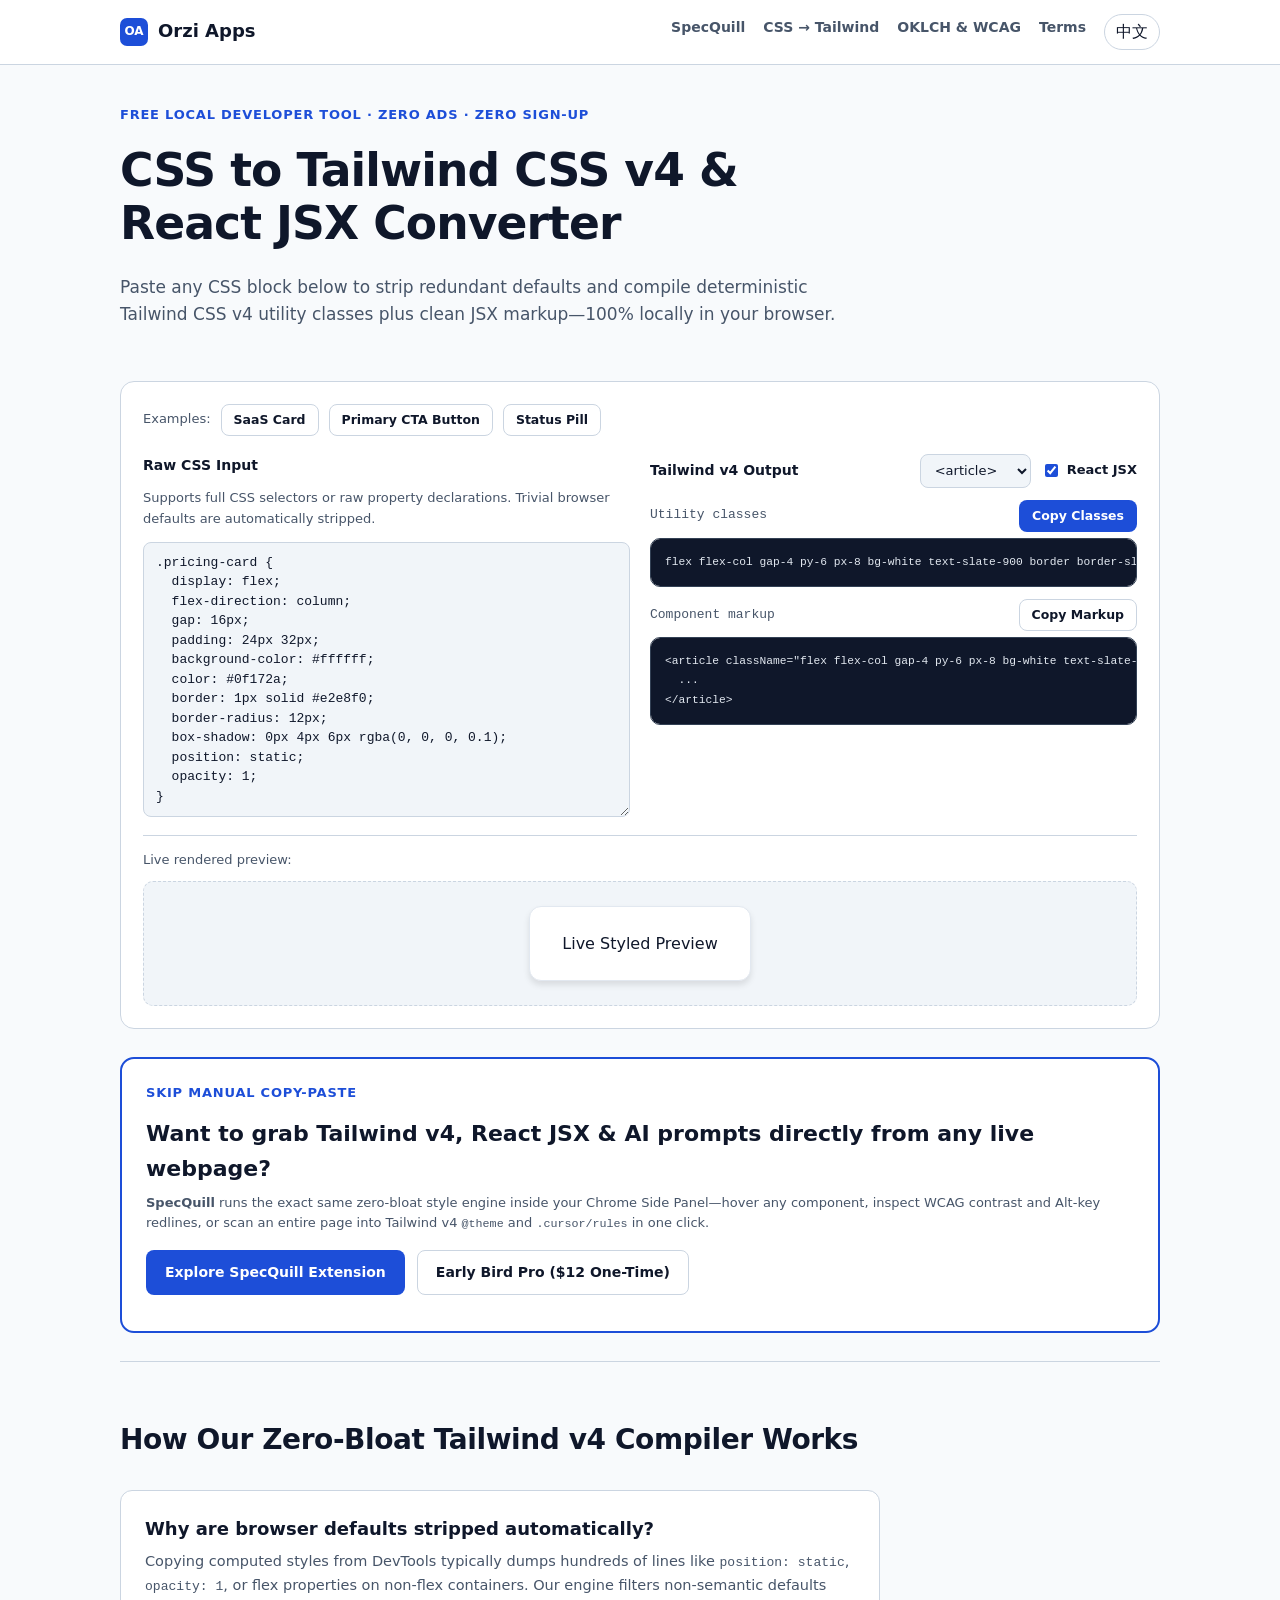
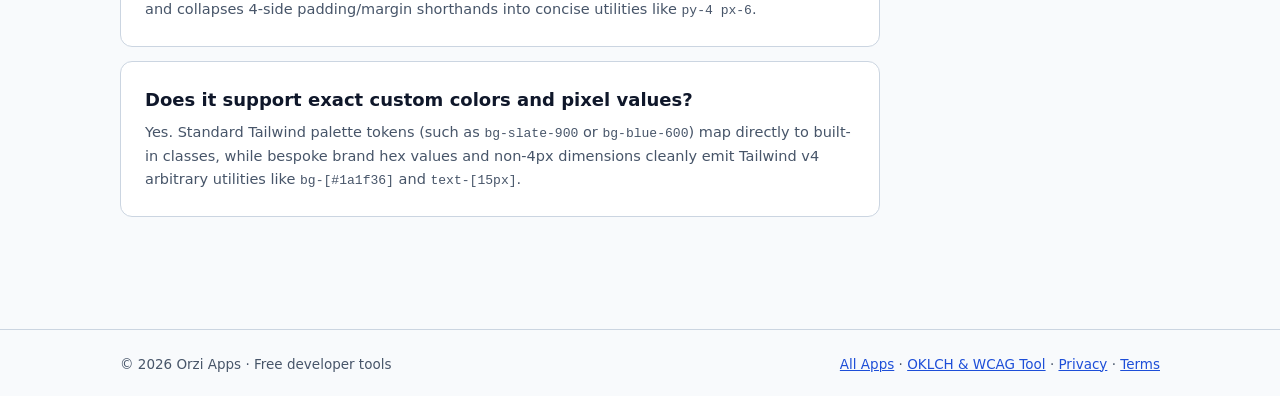
<file: tools/css-to-tailwind/index.html>
<!DOCTYPE html>
<html lang="en">
<head>
  <meta charset="UTF-8">
  <meta name="viewport" content="width=device-width, initial-scale=1.0">
  <meta name="color-scheme" content="light dark">
  <title>Free CSS to Tailwind CSS v4 &amp; React JSX Converter | Orzi Apps</title>
  <meta name="description" content="Convert raw CSS rules into clean, zero-bloat Tailwind CSS v4 utility classes and React JSX instantaneously in your browser. 100% local, free, zero ads.">
  <link rel="canonical" href="https://apps.orzi.me/tools/css-to-tailwind/">
  <meta property="og:type" content="website">
  <meta property="og:title" content="Free CSS to Tailwind CSS v4 &amp; React JSX Converter">
  <meta property="og:description" content="Paste CSS, get clean Tailwind CSS v4 utility classes and React JSX with browser defaults stripped automatically. 100% local.">
  <meta property="og:url" content="https://apps.orzi.me/tools/css-to-tailwind/">
  <meta property="og:image" content="https://apps.orzi.me/og-card.png">
  <meta name="twitter:card" content="summary_large_image">
  <meta name="twitter:title" content="Free CSS to Tailwind CSS v4 &amp; React JSX Converter">
  <meta name="twitter:description" content="Convert CSS to clean Tailwind v4 classes &amp; React JSX locally. Built by Orzi Apps.">
  <meta name="twitter:image" content="https://apps.orzi.me/og-card.png">
  <link rel="stylesheet" href="../../styles.css">
  <script type="application/ld+json">
  {
    "@context": "https://schema.org",
    "@type": "WebApplication",
    "name": "CSS to Tailwind CSS v4 Converter",
    "url": "https://apps.orzi.me/tools/css-to-tailwind/",
    "applicationCategory": "DeveloperApplication",
    "operatingSystem": "Any",
    "offers": { "@type": "Offer", "price": "0", "priceCurrency": "USD" },
    "publisher": { "@type": "Organization", "name": "Orzi Apps", "url": "https://apps.orzi.me/" }
  }
  </script>
</head>
<body>
  <a href="#main" class="skip-link visually-hidden">Skip to main content</a>

  <header class="site-header">
    <div class="container header-inner">
      <a href="../../" class="brand">
        <span class="brand-mark" aria-hidden="true">OA</span>
        <span>Orzi Apps</span>
      </a>
      <nav aria-label="Primary">
        <ul class="nav-list">
          <li><a href="../../specquill/">SpecQuill</a></li>
          <li><a href="./" aria-current="page">CSS → Tailwind</a></li>
          <li><a href="../oklch-contrast/">OKLCH &amp; WCAG</a></li>
          <li><a href="../../terms.html">Terms</a></li>
        </ul>
      </nav>
    </div>
  </header>

  <main id="main" class="container tool-main">
    <section class="tool-hero">
      <p class="eyebrow">Free Local Developer Tool · Zero Ads · Zero Sign-Up</p>
      <h1>CSS to Tailwind CSS v4 &amp; React JSX Converter</h1>
      <p class="lead">Paste any CSS block below to strip redundant defaults and compile deterministic Tailwind CSS v4 utility classes plus clean JSX markup—100% locally in your browser.</p>
    </section>

    <section class="tool-workspace" aria-label="CSS to Tailwind converter">
      <div class="preset-bar" role="group" aria-label="Load example CSS">
        <span class="small-muted">Examples:</span>
        <button type="button" class="btn small secondary" data-preset="card">SaaS Card</button>
        <button type="button" class="btn small secondary" data-preset="button">Primary CTA Button</button>
        <button type="button" class="btn small secondary" data-preset="badge">Status Pill</button>
      </div>

      <div class="tool-grid">
        <div class="tool-panel">
          <label for="css-input" class="field-label">Raw CSS Input</label>
          <p id="css-input-hint" class="small-muted">Supports full CSS selectors or raw property declarations. Trivial browser defaults are automatically stripped.</p>
          <textarea id="css-input" class="code-input" rows="13" spellcheck="false" aria-describedby="css-input-hint"></textarea>
        </div>

        <div class="tool-panel">
          <div class="panel-head-row">
            <label for="tag-select" class="field-label">Tailwind v4 Output</label>
            <div class="inline-controls">
              <label for="tag-select" class="visually-hidden">HTML Tag</label>
              <select id="tag-select" class="mini-select">
                <option value="div">&lt;div&gt;</option>
                <option value="article">&lt;article&gt;</option>
                <option value="button">&lt;button&gt;</option>
                <option value="section">&lt;section&gt;</option>
                <option value="span">&lt;span&gt;</option>
              </select>
              <label class="checkbox-label">
                <input id="jsx-toggle" type="checkbox" checked>
                <span>React JSX</span>
              </label>
            </div>
          </div>

          <div class="output-block">
            <div class="output-bar">
              <span class="mono small-muted">Utility classes</span>
              <button id="btn-copy-classes" type="button" class="btn small primary">Copy Classes</button>
            </div>
            <pre id="out-classes" class="code-output" tabindex="0"><code></code></pre>
          </div>

          <div class="output-block">
            <div class="output-bar">
              <span class="mono small-muted">Component markup</span>
              <button id="btn-copy-snippet" type="button" class="btn small secondary">Copy Markup</button>
            </div>
            <pre id="out-snippet" class="code-output" tabindex="0"><code></code></pre>
          </div>
        </div>
      </div>

      <div class="preview-strip">
        <span class="small-muted">Live rendered preview:</span>
        <div class="preview-stage">
          <div id="live-preview">Preview element</div>
        </div>
      </div>
    </section>

    <aside class="promo-callout" aria-label="SpecQuill browser extension">
      <div>
        <p class="eyebrow">Skip Manual Copy-Paste</p>
        <h2>Want to grab Tailwind v4, React JSX &amp; AI prompts directly from any live webpage?</h2>
        <p class="small-muted"><strong>SpecQuill</strong> runs the exact same zero-bloat style engine inside your Chrome Side Panel—hover any component, inspect WCAG contrast and Alt-key redlines, or scan an entire page into Tailwind v4 <code>@theme</code> and <code>.cursor/rules</code> in one click.</p>
      </div>
      <div class="cta-row">
        <a class="btn primary" href="../../specquill/">Explore SpecQuill Extension</a>
        <a class="btn secondary" href="https://www.creem.io/payment/prod_4mf62USuYfD1W1ui9NnUD1" target="_blank" rel="noopener noreferrer">Early Bird Pro ($12 One-Time)</a>
      </div>
    </aside>

    <section class="section">
      <h2>How Our Zero-Bloat Tailwind v4 Compiler Works</h2>
      <div class="faq-list">
        <article class="faq-item">
          <h3>Why are browser defaults stripped automatically?</h3>
          <p>Copying computed styles from DevTools typically dumps hundreds of lines like <code>position: static</code>, <code>opacity: 1</code>, or flex properties on non-flex containers. Our engine filters non-semantic defaults and collapses 4-side padding/margin shorthands into concise utilities like <code>py-4 px-6</code>.</p>
        </article>
        <article class="faq-item">
          <h3>Does it support exact custom colors and pixel values?</h3>
          <p>Yes. Standard Tailwind palette tokens (such as <code>bg-slate-900</code> or <code>bg-blue-600</code>) map directly to built-in classes, while bespoke brand hex values and non-4px dimensions cleanly emit Tailwind v4 arbitrary utilities like <code>bg-[#1a1f36]</code> and <code>text-[15px]</code>.</p>
        </article>
      </div>
    </section>
  </main>

  <footer class="site-footer">
    <div class="container footer-inner">
      <p>© 2026 Orzi Apps · Free developer tools</p>
      <p><a href="../../">All Apps</a> · <a href="../oklch-contrast/">OKLCH &amp; WCAG Tool</a> · <a href="../../privacy.html">Privacy</a> · <a href="../../terms.html">Terms</a></p>
    </div>
  </footer>

  <div id="tool-status" class="status-toast" role="status" aria-live="polite" aria-atomic="true"></div>
  <script type="module" src="app.js"></script>
  <script defer src="../../i18n.js"></script>
</body>
</html>
</file>
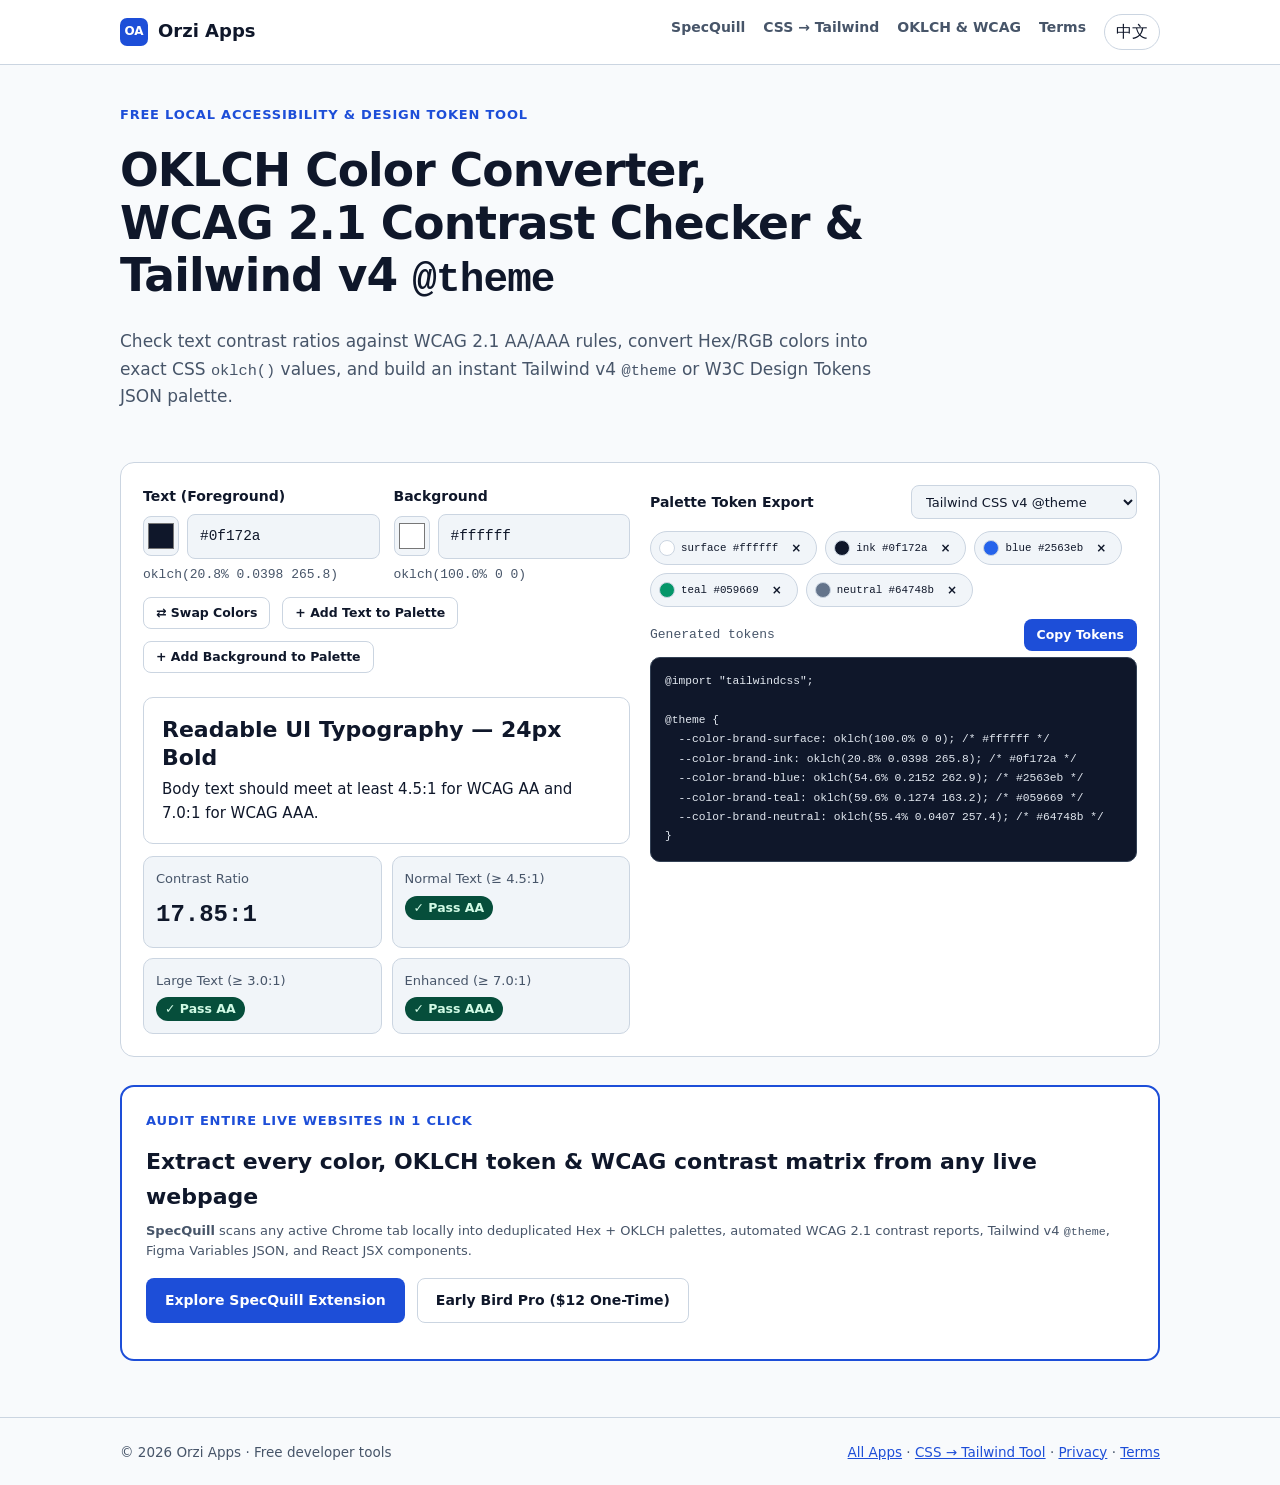
<file: tools/oklch-contrast/index.html>
<!DOCTYPE html>
<html lang="en">
<head>
  <meta charset="UTF-8">
  <meta name="viewport" content="width=device-width, initial-scale=1.0">
  <meta name="color-scheme" content="light dark">
  <title>Free OKLCH Color Converter, WCAG 2.1 Contrast Checker &amp; Tailwind v4 @theme Generator | Orzi Apps</title>
  <meta name="description" content="Convert Hex and RGB to perceptual OKLCH colors, check WCAG 2.1 AA/AAA text contrast ratios, and export Tailwind CSS v4 @theme or W3C DTCG JSON tokens locally.">
  <link rel="canonical" href="https://apps.orzi.me/tools/oklch-contrast/">
  <meta property="og:type" content="website">
  <meta property="og:title" content="Free OKLCH Converter, WCAG 2.1 Contrast Audit &amp; Tailwind v4 @theme Generator">
  <meta property="og:description" content="Convert Hex to OKLCH, verify WCAG AA/AAA contrast ratios, and build exportable Tailwind v4 @theme palettes locally in your browser.">
  <meta property="og:url" content="https://apps.orzi.me/tools/oklch-contrast/">
  <meta property="og:image" content="https://apps.orzi.me/og-card.png">
  <meta name="twitter:card" content="summary_large_image">
  <meta name="twitter:title" content="Free OKLCH &amp; WCAG Contrast Checker + Tailwind v4 @theme Generator">
  <meta name="twitter:description" content="100% local Hex/OKLCH converter, WCAG 2.1 AA/AAA contrast matrix, and Tailwind v4 @theme exporter.">
  <meta name="twitter:image" content="https://apps.orzi.me/og-card.png">
  <link rel="stylesheet" href="../../styles.css">
  <script type="application/ld+json">
  {
    "@context": "https://schema.org",
    "@type": "WebApplication",
    "name": "OKLCH & WCAG Contrast Checker + Tailwind v4 Theme Generator",
    "url": "https://apps.orzi.me/tools/oklch-contrast/",
    "applicationCategory": "DeveloperApplication",
    "operatingSystem": "Any",
    "offers": { "@type": "Offer", "price": "0", "priceCurrency": "USD" },
    "publisher": { "@type": "Organization", "name": "Orzi Apps", "url": "https://apps.orzi.me/" }
  }
  </script>
</head>
<body>
  <a href="#main" class="skip-link visually-hidden">Skip to main content</a>

  <header class="site-header">
    <div class="container header-inner">
      <a href="../../" class="brand">
        <span class="brand-mark" aria-hidden="true">OA</span>
        <span>Orzi Apps</span>
      </a>
      <nav aria-label="Primary">
        <ul class="nav-list">
          <li><a href="../../specquill/">SpecQuill</a></li>
          <li><a href="../css-to-tailwind/">CSS → Tailwind</a></li>
          <li><a href="./" aria-current="page">OKLCH &amp; WCAG</a></li>
          <li><a href="../../terms.html">Terms</a></li>
        </ul>
      </nav>
    </div>
  </header>

  <main id="main" class="container tool-main">
    <section class="tool-hero">
      <p class="eyebrow">Free Local Accessibility &amp; Design Token Tool</p>
      <h1>OKLCH Color Converter, WCAG 2.1 Contrast Checker &amp; Tailwind v4 <code>@theme</code></h1>
      <p class="lead">Check text contrast ratios against WCAG 2.1 AA/AAA rules, convert Hex/RGB colors into exact CSS <code>oklch()</code> values, and build an instant Tailwind v4 <code>@theme</code> or W3C Design Tokens JSON palette.</p>
    </section>

    <section class="tool-workspace" aria-label="OKLCH and WCAG contrast workbench">
      <div class="tool-grid">
        <div class="tool-panel">
          <div class="color-inputs-row">
            <div class="color-field">
              <label for="fg-text" class="field-label">Text (Foreground)</label>
              <div class="picker-pair">
                <input id="fg-picker" type="color" value="#0f172a" aria-label="Foreground color picker">
                <input id="fg-text" type="text" class="text-input mono" value="#0f172a" spellcheck="false">
              </div>
              <p id="fg-oklch" class="mono small-muted">oklch(20.8% 0.0398 265.8)</p>
            </div>

            <div class="color-field">
              <label for="bg-text" class="field-label">Background</label>
              <div class="picker-pair">
                <input id="bg-picker" type="color" value="#ffffff" aria-label="Background color picker">
                <input id="bg-text" type="text" class="text-input mono" value="#ffffff" spellcheck="false">
              </div>
              <p id="bg-oklch" class="mono small-muted">oklch(100.0% 0 0)</p>
            </div>
          </div>

          <div class="cta-row">
            <button id="btn-swap" type="button" class="btn small secondary">⇄ Swap Colors</button>
            <button id="btn-add-fg" type="button" class="btn small secondary">+ Add Text to Palette</button>
            <button id="btn-add-bg" type="button" class="btn small secondary">+ Add Background to Palette</button>
          </div>

          <div id="contrast-preview-box" class="contrast-preview-box">
            <p class="contrast-sample-heading">Readable UI Typography — 24px Bold</p>
            <p class="contrast-sample-body">Body text should meet at least 4.5:1 for WCAG AA and 7.0:1 for WCAG AAA.</p>
          </div>

          <div class="wcag-cards">
            <div class="wcag-card">
              <span class="small-muted">Contrast Ratio</span>
              <strong id="ratio-value" class="ratio-big">17.85:1</strong>
            </div>
            <div class="wcag-card">
              <span class="small-muted">Normal Text (≥ 4.5:1)</span>
              <strong id="badge-aa-normal" class="status-pill pass">✓ Pass AA</strong>
            </div>
            <div class="wcag-card">
              <span class="small-muted">Large Text (≥ 3.0:1)</span>
              <strong id="badge-aa-large" class="status-pill pass">✓ Pass AA</strong>
            </div>
            <div class="wcag-card">
              <span class="small-muted">Enhanced (≥ 7.0:1)</span>
              <strong id="badge-aaa-normal" class="status-pill pass">✓ Pass AAA</strong>
            </div>
          </div>
        </div>

        <div class="tool-panel">
          <div class="panel-head-row">
            <label for="palette-format" class="field-label">Palette Token Export</label>
            <select id="palette-format" class="mini-select">
              <option value="tailwind">Tailwind CSS v4 @theme</option>
              <option value="css">CSS :root Custom Properties</option>
              <option value="dtcg">W3C Design Tokens JSON</option>
            </select>
          </div>

          <ul id="palette-chips" class="chip-list" aria-label="Current palette colors"></ul>

          <div class="output-block">
            <div class="output-bar">
              <span class="mono small-muted">Generated tokens</span>
              <button id="btn-copy-theme" type="button" class="btn small primary">Copy Tokens</button>
            </div>
            <pre id="out-theme" class="code-output" tabindex="0"><code></code></pre>
          </div>
        </div>
      </div>
    </section>

    <aside class="promo-callout" aria-label="SpecQuill browser extension">
      <div>
        <p class="eyebrow">Audit Entire Live Websites in 1 Click</p>
        <h2>Extract every color, OKLCH token &amp; WCAG contrast matrix from any live webpage</h2>
        <p class="small-muted"><strong>SpecQuill</strong> scans any active Chrome tab locally into deduplicated Hex + OKLCH palettes, automated WCAG 2.1 contrast reports, Tailwind v4 <code>@theme</code>, Figma Variables JSON, and React JSX components.</p>
      </div>
      <div class="cta-row">
        <a class="btn primary" href="../../specquill/">Explore SpecQuill Extension</a>
        <a class="btn secondary" href="https://www.creem.io/payment/prod_4mf62USuYfD1W1ui9NnUD1" target="_blank" rel="noopener noreferrer">Early Bird Pro ($12 One-Time)</a>
      </div>
    </aside>
  </main>

  <footer class="site-footer">
    <div class="container footer-inner">
      <p>© 2026 Orzi Apps · Free developer tools</p>
      <p><a href="../../">All Apps</a> · <a href="../css-to-tailwind/">CSS → Tailwind Tool</a> · <a href="../../privacy.html">Privacy</a> · <a href="../../terms.html">Terms</a></p>
    </div>
  </footer>

  <div id="tool-status" class="status-toast" role="status" aria-live="polite" aria-atomic="true"></div>
  <script type="module" src="app.js"></script>
  <script defer src="../../i18n.js"></script>
</body>
</html>
</file>
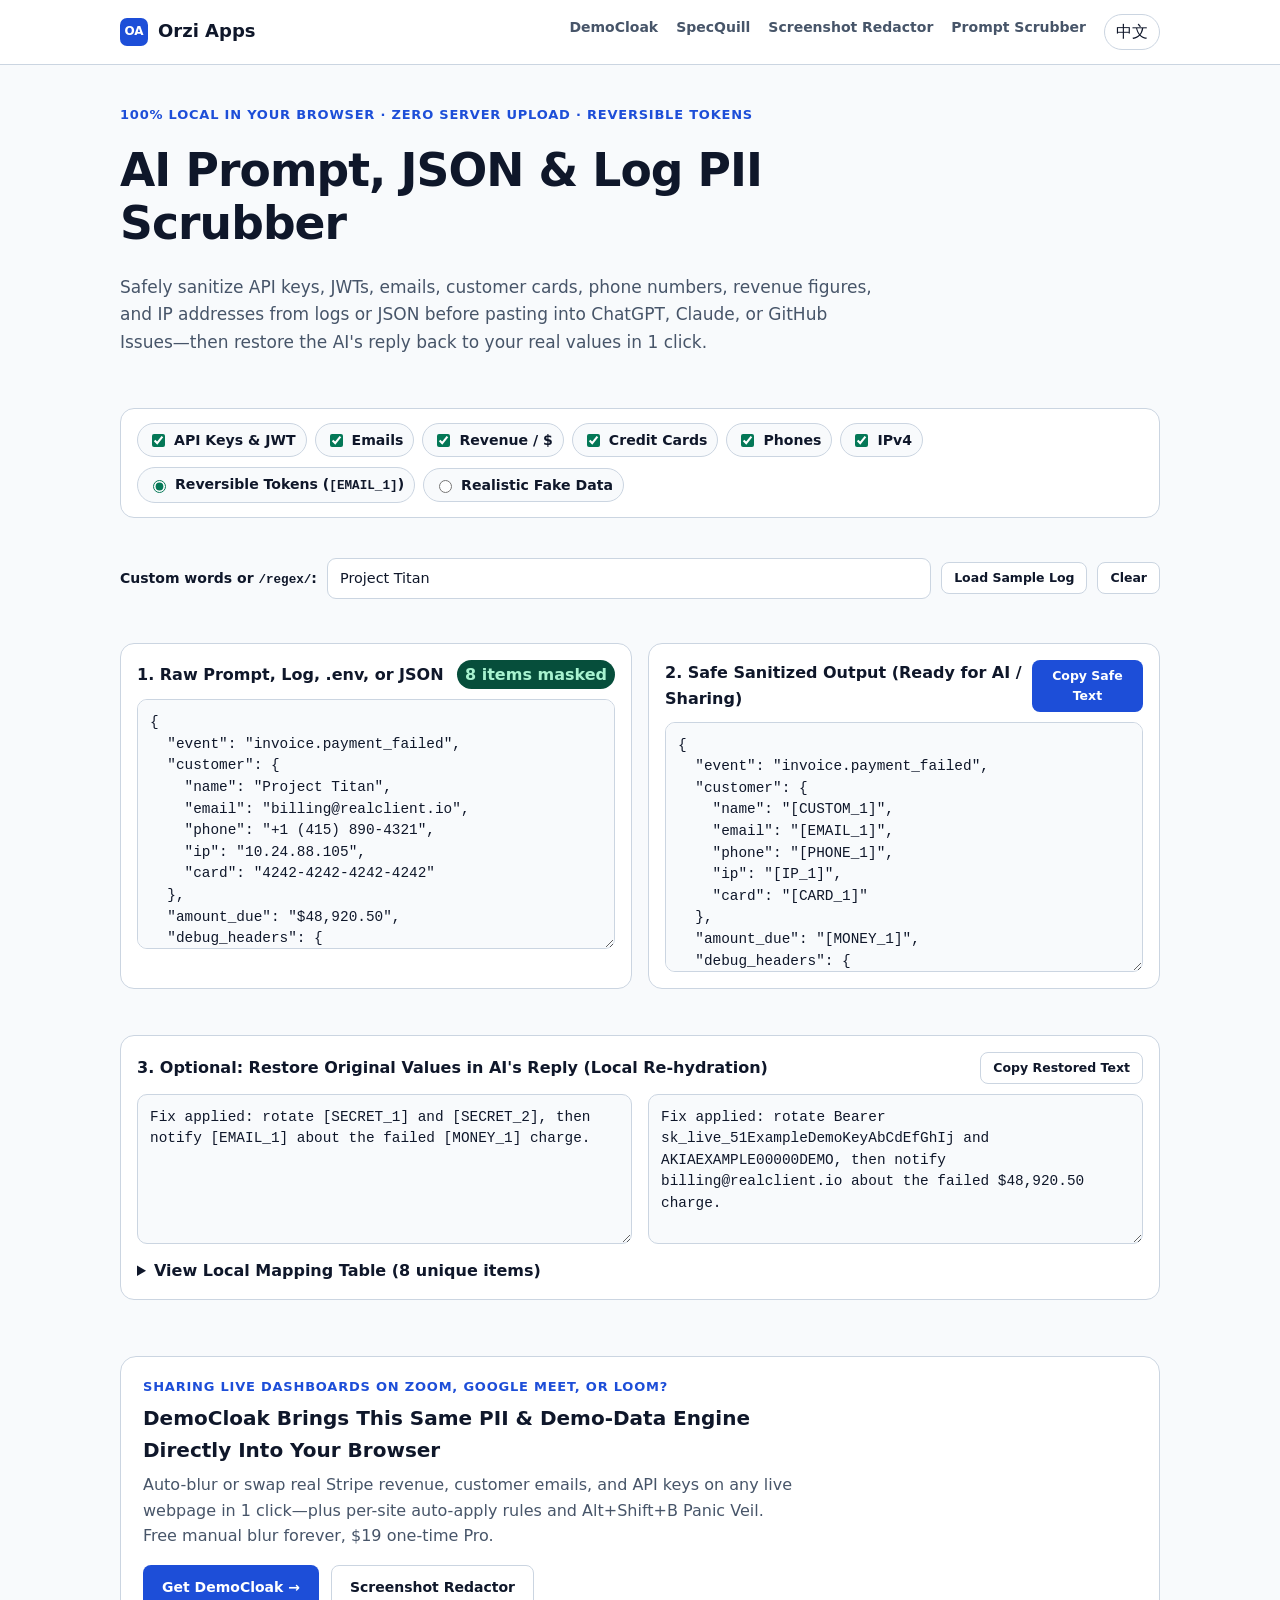
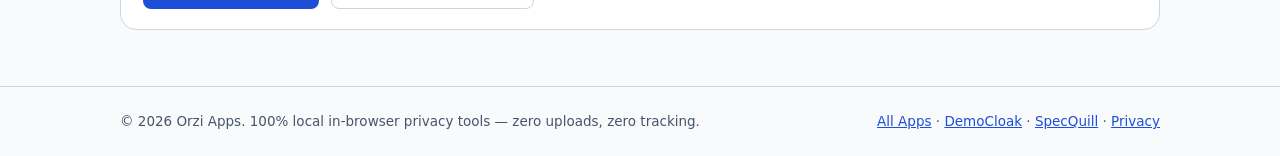
<file: tools/prompt-sanitizer/index.html>
<!DOCTYPE html>
<html lang="en">
<head>
  <meta charset="UTF-8">
  <meta name="viewport" content="width=device-width, initial-scale=1.0">
  <meta name="color-scheme" content="light dark">
  <title>Free Local AI Prompt, JSON &amp; Log PII Scrubber (Reversible) | Orzi Apps</title>
  <meta name="description" content="Strip API keys, JWTs, emails, credit cards, IPs, and revenue numbers from logs, JSON, .env files, and AI prompts 100% locally before pasting into ChatGPT or Claude — then restore original values in 1 click.">
  <link rel="canonical" href="https://apps.orzi.me/tools/prompt-sanitizer/">
  <meta property="og:type" content="website">
  <meta property="og:title" content="Free Local AI Prompt &amp; Log PII Scrubber (Reversible)">
  <meta property="og:description" content="Mask API keys, emails, IPs, and secrets in logs or JSON 100% locally before sending to ChatGPT or Claude — with 1-click local re-hydration.">
  <meta property="og:url" content="https://apps.orzi.me/tools/prompt-sanitizer/">
  <meta property="og:image" content="https://apps.orzi.me/democloak/img/screenshot-1-demo-mode.png">
  <meta name="twitter:card" content="summary_large_image">
  <meta name="twitter:title" content="Free Local AI Prompt, JSON &amp; Log PII Scrubber">
  <meta name="twitter:description" content="100% client-side secret &amp; PII redaction for ChatGPT/Claude prompts, stack traces, and JSON payloads with reversible token restore.">
  <meta name="twitter:image" content="https://apps.orzi.me/democloak/img/screenshot-1-demo-mode.png">
  <link rel="stylesheet" href="../../styles.css">
  <style>
    :root {
      --scrub-brand-light: #047857;
      --scrub-brand-dark: #34d399;
      --scrub-brand: var(--scrub-brand-light);
      color-scheme: light dark;
    }
    @media (prefers-color-scheme: dark) {
      :root { --scrub-brand: var(--scrub-brand-dark); }
    }
    @supports (color: light-dark(white, black)) {
      :root { --scrub-brand: light-dark(var(--scrub-brand-light), var(--scrub-brand-dark)); }
    }
    .scrub-bar {
      display: flex;
      flex-wrap: wrap;
      gap: 10px 14px;
      align-items: center;
      justify-content: space-between;
      padding: 14px 16px;
      border-radius: 14px;
      border: 1px solid var(--border);
      background: var(--surface);
      accent-color: var(--scrub-brand);
    }
    .scrub-checks {
      display: flex;
      flex-wrap: wrap;
      gap: 8px;
      align-items: center;
    }
    .scrub-chip {
      display: inline-flex;
      align-items: center;
      gap: 6px;
      padding: 5px 10px;
      border-radius: 999px;
      border: 1px solid var(--border);
      background: var(--bg);
      font-size: 0.88rem;
      font-weight: 600;
      cursor: pointer;
    }
    @supports not (accent-color: var(--scrub-brand)) {
      .scrub-bar input[type="checkbox"],
      .scrub-bar input[type="radio"] {
        position: absolute;
        clip-path: inset(50%);
        width: 1px;
        height: 1px;
        overflow: hidden;
      }
      .scrub-chip {
        position: relative;
        padding-inline-start: 28px;
      }
      .scrub-chip input + span::before {
        content: "";
        position: absolute;
        left: 9px;
        top: 50%;
        transform: translateY(-50%);
        width: 13px;
        height: 13px;
        border: 2px solid #94a3b8;
        border-radius: 3px;
        background: transparent;
      }
      .scrub-chip input:checked + span::before {
        background: var(--scrub-brand);
        border-color: var(--scrub-brand);
      }
      .scrub-chip input:focus-visible + span::before {
        outline: 2px solid var(--scrub-brand);
        outline-offset: 2px;
      }
    }
    .scrub-grid {
      margin-block-start: 16px;
      display: grid;
      grid-template-columns: repeat(auto-fit, minmax(300px, 1fr));
      gap: 16px;
    }
    .scrub-panel {
      display: flex;
      flex-direction: column;
      gap: 10px;
      padding: 16px;
      border-radius: 14px;
      border: 1px solid var(--border);
      background: var(--surface);
    }
    .scrub-panel-head {
      display: flex;
      align-items: center;
      justify-content: space-between;
      gap: 8px;
    }
    .scrub-textarea {
      width: 100%;
      min-height: 250px;
      resize: vertical;
      border-radius: 10px;
      border: 1px solid var(--border);
      background: var(--bg);
      color: var(--text);
      padding: 12px;
      font: 0.9rem/1.5 ui-monospace, SFMono-Regular, Menlo, Consolas, monospace;
    }
    .custom-row {
      margin-block-start: 12px;
      display: flex;
      flex-wrap: wrap;
      gap: 10px;
      align-items: center;
    }
    .custom-row input[type="text"] {
      flex: 1 1 260px;
      border-radius: 9px;
      border: 1px solid var(--border);
      background: var(--surface);
      color: var(--text);
      padding: 8px 12px;
      font-size: 0.9rem;
    }
    .map-table {
      width: 100%;
      border-collapse: collapse;
      font-size: 0.86rem;
      margin-block-start: 8px;
    }
    .map-table th,
    .map-table td {
      text-align: left;
      padding: 7px 10px;
      border-bottom: 1px solid var(--border);
    }
    .rehydrate-box {
      margin-block-start: 18px;
      padding: 16px;
      border-radius: 14px;
      border: 1px solid var(--border);
      background: var(--surface);
    }
    .promo-strip {
      margin-block-start: 28px;
      padding: 20px 22px;
      border-radius: 16px;
      border: 1px solid var(--border);
      background: var(--surface);
      display: flex;
      flex-wrap: wrap;
      align-items: center;
      justify-content: space-between;
      gap: 16px;
    }
  </style>
  <script type="application/ld+json">
  {
    "@context": "https://schema.org",
    "@type": "WebApplication",
    "name": "Local AI Prompt, JSON & Log PII Scrubber",
    "url": "https://apps.orzi.me/tools/prompt-sanitizer/",
    "applicationCategory": "DeveloperApplication",
    "operatingSystem": "Any",
    "offers": { "@type": "Offer", "price": "0", "priceCurrency": "USD" },
    "publisher": { "@type": "Organization", "name": "Orzi Apps", "url": "https://apps.orzi.me/" }
  }
  </script>
</head>
<body>
  <a href="#main" class="skip-link visually-hidden">Skip to main content</a>

  <header class="site-header">
    <div class="container header-inner">
      <a href="../../" class="brand">
        <span class="brand-mark" aria-hidden="true">OA</span>
        <span>Orzi Apps</span>
      </a>
      <nav aria-label="Primary">
        <ul class="nav-list">
          <li><a href="../../democloak/">DemoCloak</a></li>
          <li><a href="../../specquill/">SpecQuill</a></li>
          <li><a href="../screenshot-redact/">Screenshot Redactor</a></li>
          <li><a href="./" aria-current="page">Prompt Scrubber</a></li>
        </ul>
      </nav>
    </div>
  </header>

  <main id="main" class="container tool-main">
    <section class="tool-hero">
      <p class="eyebrow">100% Local in Your Browser · Zero Server Upload · Reversible Tokens</p>
      <h1>AI Prompt, JSON &amp; Log PII Scrubber</h1>
      <p class="lead">Safely sanitize API keys, JWTs, emails, customer cards, phone numbers, revenue figures, and IP addresses from logs or JSON before pasting into ChatGPT, Claude, or GitHub Issues—then restore the AI's reply back to your real values in 1 click.</p>
    </section>

    <section class="scrub-bar" aria-label="Detection categories and replacement style">
      <div class="scrub-checks" id="cat-checks">
        <label class="scrub-chip"><input type="checkbox" data-cat="secrets" checked><span>API Keys &amp; JWT</span></label>
        <label class="scrub-chip"><input type="checkbox" data-cat="emails" checked><span>Emails</span></label>
        <label class="scrub-chip"><input type="checkbox" data-cat="money" checked><span>Revenue / $</span></label>
        <label class="scrub-chip"><input type="checkbox" data-cat="cards" checked><span>Credit Cards</span></label>
        <label class="scrub-chip"><input type="checkbox" data-cat="phones" checked><span>Phones</span></label>
        <label class="scrub-chip"><input type="checkbox" data-cat="ips" checked><span>IPv4</span></label>
      </div>

      <div class="scrub-checks" role="radiogroup" aria-label="Replacement mode">
        <label class="scrub-chip"><input type="radio" name="scrub-mode" value="tokens" checked><span>Reversible Tokens (<code>[EMAIL_1]</code>)</span></label>
        <label class="scrub-chip"><input type="radio" name="scrub-mode" value="demo"><span>Realistic Fake Data</span></label>
      </div>
    </section>

    <div class="custom-row">
      <label for="custom-terms" class="field-label" style="margin:0;">Custom words or <code>/regex/</code>:</label>
      <input id="custom-terms" type="text" placeholder="e.g. Acme Internal, Project Titan, /CUST-\d+/">
      <button id="btn-sample" type="button" class="btn small secondary">Load Sample Log</button>
      <button id="btn-clear" type="button" class="btn small secondary">Clear</button>
    </div>

    <section class="scrub-grid" aria-label="Sanitizer input and output">
      <div class="scrub-panel">
        <div class="scrub-panel-head">
          <strong>1. Raw Prompt, Log, .env, or JSON</strong>
          <span id="match-badge" class="pill-ok">0 secrets detected</span>
        </div>
        <textarea id="raw-input" class="scrub-textarea" spellcheck="false" placeholder="Paste error logs, JSON payloads, .env config, or customer emails here..."></textarea>
      </div>

      <div class="scrub-panel">
        <div class="scrub-panel-head">
          <strong>2. Safe Sanitized Output (Ready for AI / Sharing)</strong>
          <button id="btn-copy-safe" type="button" class="btn small primary">Copy Safe Text</button>
        </div>
        <textarea id="safe-output" class="scrub-textarea" readonly spellcheck="false" placeholder="Sanitized text appears here instantly..."></textarea>
      </div>
    </section>

    <section class="rehydrate-box" aria-label="Re-hydrate AI reply locally">
      <div class="scrub-panel-head" style="margin-block-end: 10px;">
        <strong>3. Optional: Restore Original Values in AI's Reply (Local Re-hydration)</strong>
        <button id="btn-copy-restored" type="button" class="btn small secondary">Copy Restored Text</button>
      </div>
      <div class="scrub-grid" style="margin-block-start: 0;">
        <textarea id="ai-reply-input" class="scrub-textarea" style="min-height: 150px;" spellcheck="false" placeholder="Paste ChatGPT / Claude's response containing [EMAIL_1] or fake values here..."></textarea>
        <textarea id="restored-output" class="scrub-textarea" style="min-height: 150px;" readonly spellcheck="false" placeholder="Restored output with your real local values appears here..."></textarea>
      </div>

      <details style="margin-block-start: 14px;">
        <summary style="cursor:pointer;font-weight:600;">View Local Mapping Table (<span id="map-count">0</span> unique items)</summary>
        <table class="map-table">
          <thead>
            <tr><th>Category</th><th>Safe Replacement</th><th>Original (Local Memory Only)</th></tr>
          </thead>
          <tbody id="map-tbody"></tbody>
        </table>
      </details>
    </section>

    <aside class="promo-strip">
      <div style="max-inline-size:64ch;">
        <p class="eyebrow" style="margin:0 0 4px;">Sharing Live Dashboards on Zoom, Google Meet, or Loom?</p>
        <h2 style="margin:0 0 6px;font-size:1.25rem;">DemoCloak Brings This Same PII &amp; Demo-Data Engine Directly Into Your Browser</h2>
        <p style="margin:0;color:var(--muted);">Auto-blur or swap real Stripe revenue, customer emails, and API keys on any live webpage in 1 click—plus per-site auto-apply rules and Alt+Shift+B Panic Veil. Free manual blur forever, $19 one-time Pro.</p>
      </div>
      <div class="cta-row" style="margin:0;">
        <a class="btn primary" href="../../democloak/">Get DemoCloak →</a>
        <a class="btn secondary" href="../screenshot-redact/">Screenshot Redactor</a>
      </div>
    </aside>
  </main>

  <footer class="site-footer">
    <div class="container footer-inner">
      <p>© 2026 Orzi Apps. 100% local in-browser privacy tools — zero uploads, zero tracking.</p>
      <p><a href="../../">All Apps</a> · <a href="../../democloak/">DemoCloak</a> · <a href="../../specquill/">SpecQuill</a> · <a href="../../privacy.html">Privacy</a></p>
    </div>
  </footer>
  <script type="module" src="app.js"></script>
  <script defer src="../../i18n.js"></script>
</body>
</html>
</file>
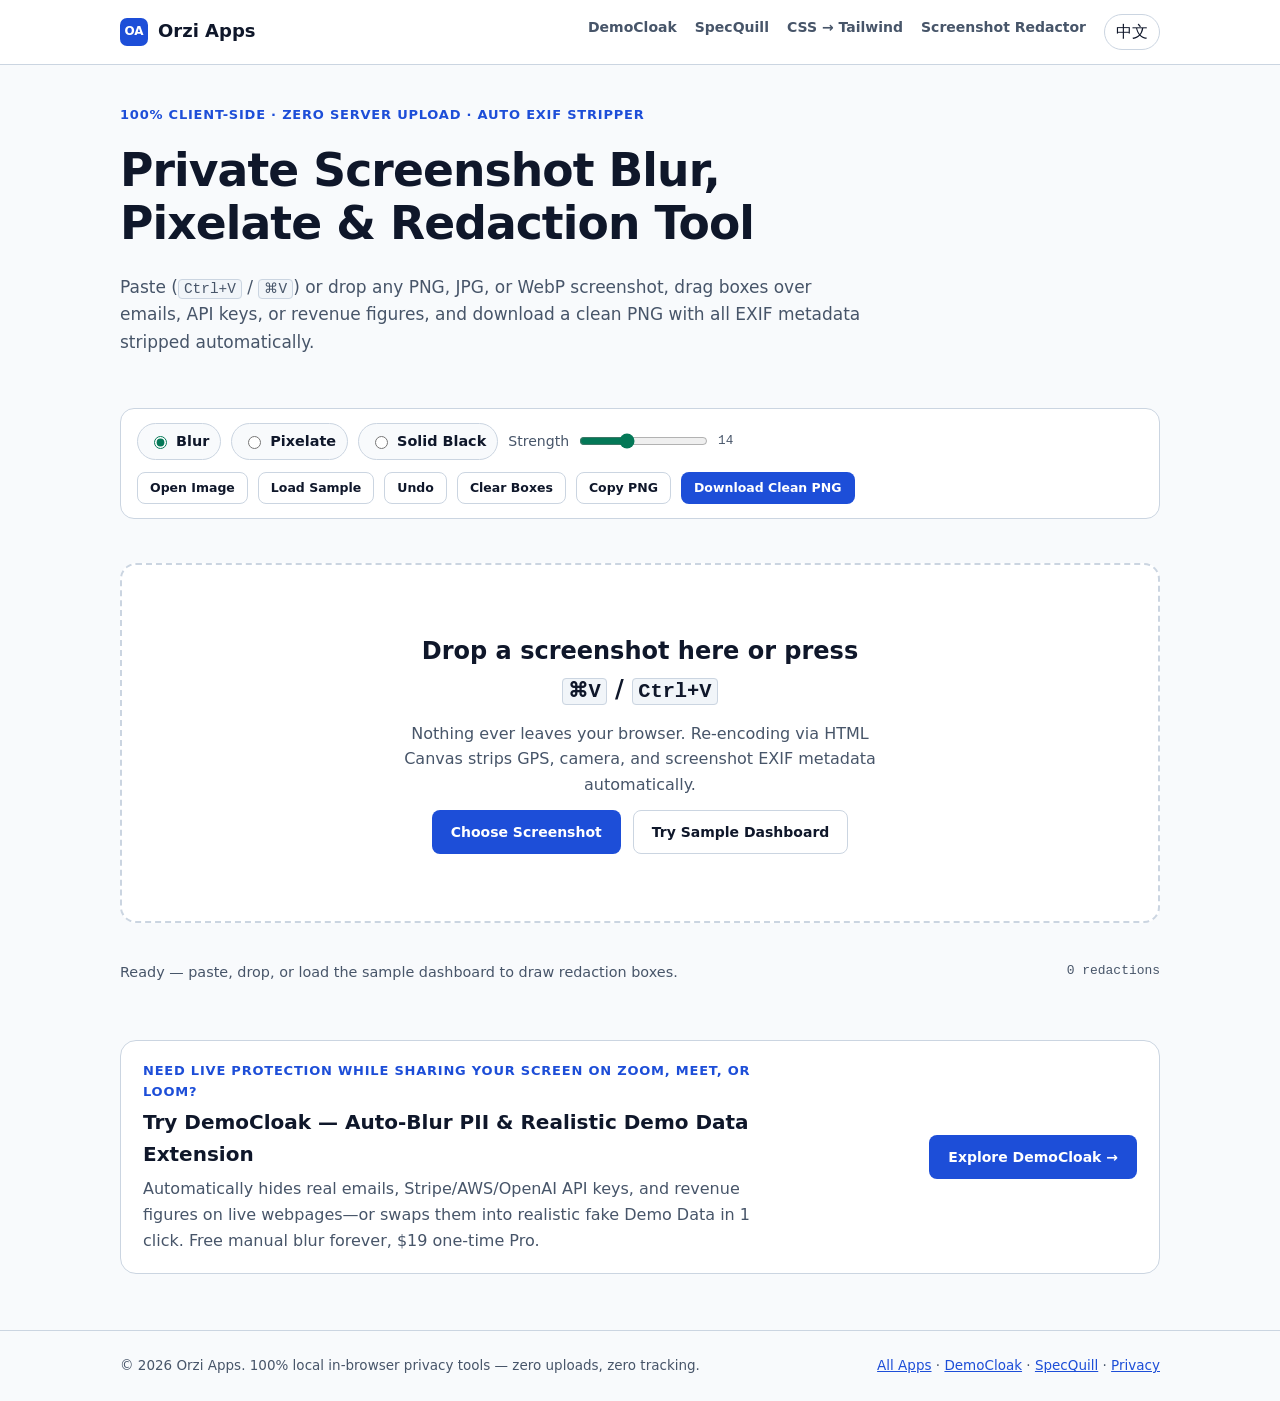
<file: tools/screenshot-redact/index.html>
<!DOCTYPE html>
<html lang="en">
<head>
  <meta charset="UTF-8">
  <meta name="viewport" content="width=device-width, initial-scale=1.0">
  <meta name="color-scheme" content="light dark">
  <title>Free Local Screenshot Redactor &amp; Blur Tool (EXIF Stripper) | Orzi Apps</title>
  <meta name="description" content="Blur, pixelate, or blackout sensitive text in any screenshot locally in your browser. Zero upload, strips EXIF metadata automatically, supports Ctrl+V paste and PNG download.">
  <link rel="canonical" href="https://apps.orzi.me/tools/screenshot-redact/">
  <meta property="og:type" content="website">
  <meta property="og:title" content="Free Local Screenshot Blur &amp; Redaction Tool (Zero Upload)">
  <meta property="og:description" content="Paste or drop any screenshot to blur, pixelate, or redact sensitive emails, keys, and numbers 100% locally in your browser. Automatically strips EXIF metadata.">
  <meta property="og:url" content="https://apps.orzi.me/tools/screenshot-redact/">
  <meta property="og:image" content="https://apps.orzi.me/democloak/img/screenshot-1-demo-mode.png">
  <meta name="twitter:card" content="summary_large_image">
  <meta name="twitter:title" content="Free Private Screenshot Redactor &amp; Blur Tool">
  <meta name="twitter:description" content="100% client-side screenshot blur, pixelate, blackout &amp; EXIF metadata stripper. No servers, no watermarks.">
  <meta name="twitter:image" content="https://apps.orzi.me/democloak/img/screenshot-1-demo-mode.png">
  <link rel="stylesheet" href="../../styles.css">
  <style>
    :root {
      --redact-brand-light: #047857;
      --redact-brand-dark: #34d399;
      --redact-brand: var(--redact-brand-light);
      color-scheme: light dark;
    }
    @media (prefers-color-scheme: dark) {
      :root { --redact-brand: var(--redact-brand-dark); }
    }
    @supports (color: light-dark(white, black)) {
      :root { --redact-brand: light-dark(var(--redact-brand-light), var(--redact-brand-dark)); }
    }
    .redact-controls {
      display: flex;
      flex-wrap: wrap;
      gap: 12px;
      align-items: center;
      justify-content: space-between;
      padding: 14px 16px;
      border-radius: 14px;
      border: 1px solid var(--border);
      background: var(--surface);
      accent-color: var(--redact-brand);
    }
    .redact-group {
      display: flex;
      flex-wrap: wrap;
      gap: 10px;
      align-items: center;
    }
    .mode-radio {
      display: inline-flex;
      align-items: center;
      gap: 6px;
      padding: 6px 11px;
      border-radius: 999px;
      border: 1px solid var(--border);
      background: var(--bg);
      font-size: 0.9rem;
      font-weight: 600;
      cursor: pointer;
    }
    .range-wrap {
      display: inline-flex;
      align-items: center;
      gap: 8px;
      font-size: 0.88rem;
      color: var(--muted);
    }
    @supports not (accent-color: var(--redact-brand)) {
      .redact-controls input[type="range"] {
        -webkit-appearance: none;
        appearance: none;
        background: transparent;
      }
      .redact-controls input[type="range"]::-webkit-slider-runnable-track {
        height: 8px;
        border-radius: 4px;
        background: linear-gradient(to right, var(--redact-brand) var(--progress, 50%), #64748b var(--progress, 50%));
      }
      .redact-controls input[type="range"]::-webkit-slider-thumb {
        -webkit-appearance: none;
        appearance: none;
        width: 16px;
        height: 16px;
        margin-top: -4px;
        border-radius: 50%;
        background: var(--redact-brand);
        cursor: pointer;
      }
      .redact-controls input[type="range"]::-moz-range-track {
        height: 8px;
        border-radius: 4px;
        background: #64748b;
      }
      .redact-controls input[type="range"]::-moz-range-progress {
        height: 8px;
        border-radius: 4px;
        background: var(--redact-brand);
      }
      .redact-controls input[type="range"]::-moz-range-thumb {
        width: 16px;
        height: 16px;
        border-radius: 50%;
        border: 0;
        background: var(--redact-brand);
        cursor: pointer;
      }
    }
    .drop-stage {
      margin-block-start: 16px;
      border: 2px dashed var(--border);
      border-radius: 16px;
      background: var(--surface);
      min-height: 360px;
      display: grid;
      place-items: center;
      padding: 18px;
      position: relative;
      overflow: auto;
    }
    .drop-stage.dragover {
      border-color: var(--redact-brand);
    }
    .empty-prompt {
      text-align: center;
      max-inline-size: 48ch;
      display: flex;
      flex-direction: column;
      gap: 12px;
      align-items: center;
    }
    .canvas-shell {
      display: none;
      max-width: 100%;
    }
    .canvas-shell.visible {
      display: block;
    }
    #redact-canvas {
      display: block;
      max-width: 100%;
      height: auto;
      border-radius: 10px;
      cursor: crosshair;
      touch-action: none;
      box-shadow: 0 12px 32px rgba(0, 0, 0, 0.22);
    }
    .stage-status {
      margin-block-start: 10px;
      font-size: 0.9rem;
      color: var(--muted);
      display: flex;
      flex-wrap: wrap;
      justify-content: space-between;
      gap: 8px;
    }
    .promo-strip {
      margin-block-start: 28px;
      padding: 20px 22px;
      border-radius: 16px;
      border: 1px solid var(--border);
      background: var(--surface);
      display: flex;
      flex-wrap: wrap;
      align-items: center;
      justify-content: space-between;
      gap: 16px;
    }
  </style>
  <script type="application/ld+json">
  {
    "@context": "https://schema.org",
    "@type": "WebApplication",
    "name": "Private Local Screenshot Redactor & Blur Tool",
    "url": "https://apps.orzi.me/tools/screenshot-redact/",
    "applicationCategory": "UtilityApplication",
    "operatingSystem": "Any",
    "offers": { "@type": "Offer", "price": "0", "priceCurrency": "USD" },
    "publisher": { "@type": "Organization", "name": "Orzi Apps", "url": "https://apps.orzi.me/" }
  }
  </script>
</head>
<body>
  <a href="#main" class="skip-link visually-hidden">Skip to main content</a>

  <header class="site-header">
    <div class="container header-inner">
      <a href="../../" class="brand">
        <span class="brand-mark" aria-hidden="true">OA</span>
        <span>Orzi Apps</span>
      </a>
      <nav aria-label="Primary">
        <ul class="nav-list">
          <li><a href="../../democloak/">DemoCloak</a></li>
          <li><a href="../../specquill/">SpecQuill</a></li>
          <li><a href="../css-to-tailwind/">CSS → Tailwind</a></li>
          <li><a href="./" aria-current="page">Screenshot Redactor</a></li>
        </ul>
      </nav>
    </div>
  </header>

  <main id="main" class="container tool-main">
    <section class="tool-hero">
      <p class="eyebrow">100% Client-Side · Zero Server Upload · Auto EXIF Stripper</p>
      <h1>Private Screenshot Blur, Pixelate &amp; Redaction Tool</h1>
      <p class="lead">Paste (<kbd>Ctrl+V</kbd> / <kbd>⌘V</kbd>) or drop any PNG, JPG, or WebP screenshot, drag boxes over emails, API keys, or revenue figures, and download a clean PNG with all EXIF metadata stripped automatically.</p>
    </section>

    <section aria-label="Screenshot redaction toolbar" class="redact-controls">
      <div class="redact-group" role="radiogroup" aria-label="Redaction style">
        <label class="mode-radio"><input type="radio" name="redact-mode" value="blur" checked><span>Blur</span></label>
        <label class="mode-radio"><input type="radio" name="redact-mode" value="pixelate"><span>Pixelate</span></label>
        <label class="mode-radio"><input type="radio" name="redact-mode" value="solid"><span>Solid Black</span></label>
        <label class="range-wrap" for="strength-range">
          Strength
          <input id="strength-range" type="range" min="4" max="32" value="14">
          <span id="strength-val" class="mono">14</span>
        </label>
      </div>

      <div class="redact-group">
        <input id="file-input" type="file" accept="image/png,image/jpeg,image/webp" class="visually-hidden">
        <button id="btn-choose" type="button" class="btn small secondary">Open Image</button>
        <button id="btn-sample" type="button" class="btn small secondary">Load Sample</button>
        <button id="btn-undo" type="button" class="btn small secondary" disabled>Undo</button>
        <button id="btn-clear" type="button" class="btn small secondary" disabled>Clear Boxes</button>
        <button id="btn-copy" type="button" class="btn small secondary" disabled>Copy PNG</button>
        <button id="btn-download" type="button" class="btn small primary" disabled>Download Clean PNG</button>
      </div>
    </section>

    <section id="drop-stage" class="drop-stage" aria-label="Screenshot canvas workspace">
      <div id="empty-prompt" class="empty-prompt">
        <h2 style="margin:0;">Drop a screenshot here or press <kbd>⌘V</kbd> / <kbd>Ctrl+V</kbd></h2>
        <p style="margin:0;color:var(--muted);">Nothing ever leaves your browser. Re-encoding via HTML Canvas strips GPS, camera, and screenshot EXIF metadata automatically.</p>
        <div class="cta-row" style="justify-content:center;margin:0;">
          <button id="btn-choose-empty" type="button" class="btn primary">Choose Screenshot</button>
          <button id="btn-sample-empty" type="button" class="btn secondary">Try Sample Dashboard</button>
        </div>
      </div>

      <div id="canvas-shell" class="canvas-shell">
        <canvas id="redact-canvas" aria-label="Interactive screenshot redaction canvas"></canvas>
      </div>
    </section>

    <div class="stage-status">
      <span id="status-text">Ready — paste, drop, or load the sample dashboard to draw redaction boxes.</span>
      <span id="box-counter" class="mono">0 redactions</span>
    </div>

    <aside class="promo-strip">
      <div style="max-inline-size:64ch;">
        <p class="eyebrow" style="margin:0 0 4px;">Need Live Protection While Sharing Your Screen on Zoom, Meet, or Loom?</p>
        <h2 style="margin:0 0 6px;font-size:1.25rem;">Try DemoCloak — Auto-Blur PII &amp; Realistic Demo Data Extension</h2>
        <p style="margin:0;color:var(--muted);">Automatically hides real emails, Stripe/AWS/OpenAI API keys, and revenue figures on live webpages—or swaps them into realistic fake Demo Data in 1 click. Free manual blur forever, $19 one-time Pro.</p>
      </div>
      <div class="cta-row" style="margin:0;">
        <a class="btn primary" href="../../democloak/">Explore DemoCloak →</a>
      </div>
    </aside>
  </main>

  <footer class="site-footer">
    <div class="container footer-inner">
      <p>© 2026 Orzi Apps. 100% local in-browser privacy tools — zero uploads, zero tracking.</p>
      <p><a href="../../">All Apps</a> · <a href="../../democloak/">DemoCloak</a> · <a href="../../specquill/">SpecQuill</a> · <a href="../../privacy.html">Privacy</a></p>
    </div>
  </footer>
  <script type="module" src="app.js"></script>
  <script defer src="../../i18n.js"></script>
</body>
</html>
</file>
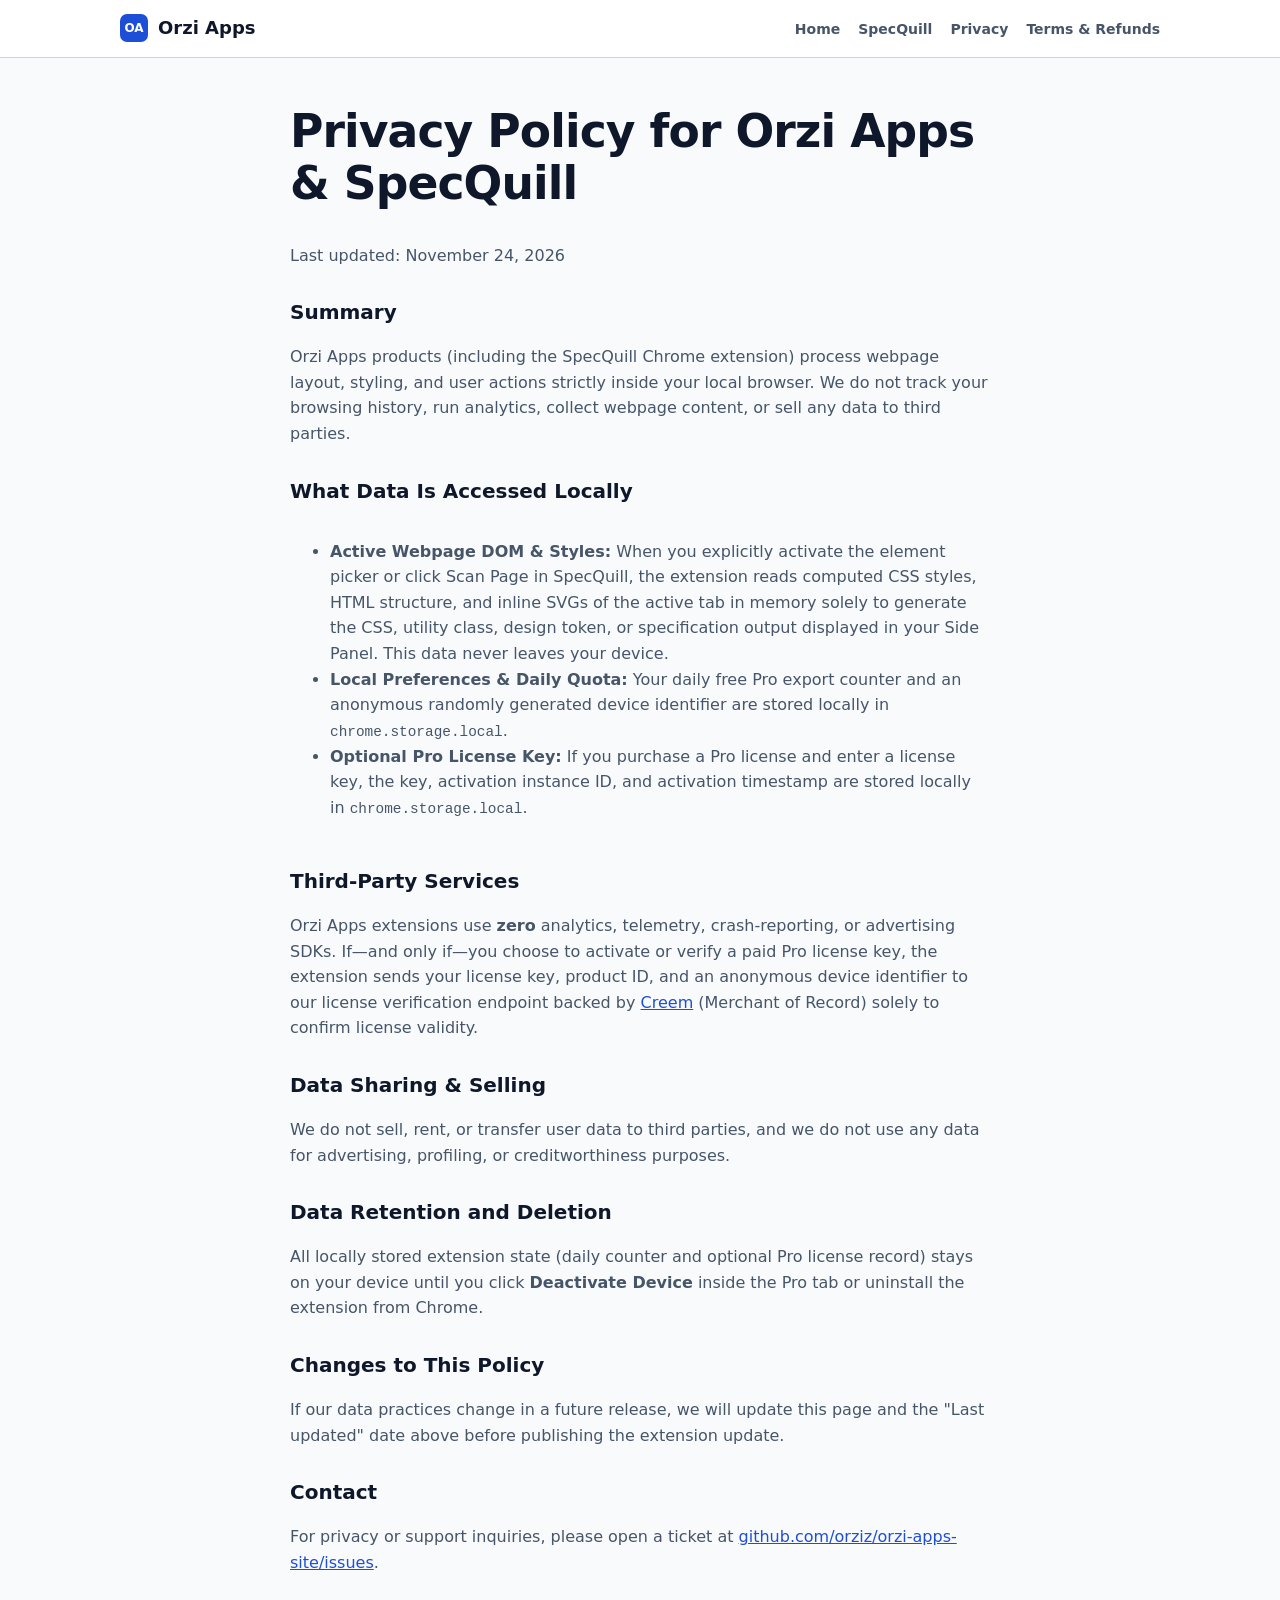
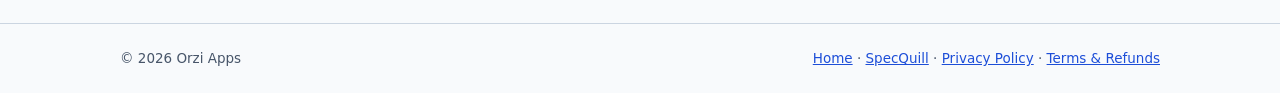
<file: privacy.html>
<!DOCTYPE html>
<html lang="en">
<head>
  <meta charset="UTF-8">
  <meta name="viewport" content="width=device-width, initial-scale=1.0">
  <meta name="color-scheme" content="light dark">
  <title>Privacy Policy | Orzi Apps &amp; SpecQuill</title>
  <link rel="stylesheet" href="styles.css">
</head>
<body>
  <header class="site-header">
    <div class="container header-inner">
      <a href="./" class="brand">
        <span class="brand-mark" aria-hidden="true">OA</span>
        <span>Orzi Apps</span>
      </a>
      <nav aria-label="Primary">
        <ul class="nav-list">
          <li><a href="./">Home</a></li>
          <li><a href="specquill/">SpecQuill</a></li>
          <li><a href="privacy.html" aria-current="page">Privacy</a></li>
          <li><a href="terms.html">Terms &amp; Refunds</a></li>
        </ul>
      </nav>
    </div>
  </header>

  <main class="container prose">
    <h1>Privacy Policy for Orzi Apps &amp; SpecQuill</h1>
    <p>Last updated: November 24, 2026</p>

    <h2>Summary</h2>
    <p>Orzi Apps products (including the SpecQuill Chrome extension) process webpage layout, styling, and user actions strictly inside your local browser. We do not track your browsing history, run analytics, collect webpage content, or sell any data to third parties.</p>

    <h2>What Data Is Accessed Locally</h2>
    <ul>
      <li><strong>Active Webpage DOM &amp; Styles:</strong> When you explicitly activate the element picker or click Scan Page in SpecQuill, the extension reads computed CSS styles, HTML structure, and inline SVGs of the active tab in memory solely to generate the CSS, utility class, design token, or specification output displayed in your Side Panel. This data never leaves your device.</li>
      <li><strong>Local Preferences &amp; Daily Quota:</strong> Your daily free Pro export counter and an anonymous randomly generated device identifier are stored locally in <code>chrome.storage.local</code>.</li>
      <li><strong>Optional Pro License Key:</strong> If you purchase a Pro license and enter a license key, the key, activation instance ID, and activation timestamp are stored locally in <code>chrome.storage.local</code>.</li>
    </ul>

    <h2>Third-Party Services</h2>
    <p>Orzi Apps extensions use <strong>zero</strong> analytics, telemetry, crash-reporting, or advertising SDKs. If—and only if—you choose to activate or verify a paid Pro license key, the extension sends your license key, product ID, and an anonymous device identifier to our license verification endpoint backed by <a href="https://www.creem.io/privacy" target="_blank" rel="noopener noreferrer">Creem</a> (Merchant of Record) solely to confirm license validity.</p>

    <h2>Data Sharing &amp; Selling</h2>
    <p>We do not sell, rent, or transfer user data to third parties, and we do not use any data for advertising, profiling, or creditworthiness purposes.</p>

    <h2>Data Retention and Deletion</h2>
    <p>All locally stored extension state (daily counter and optional Pro license record) stays on your device until you click <strong>Deactivate Device</strong> inside the Pro tab or uninstall the extension from Chrome.</p>

    <h2>Changes to This Policy</h2>
    <p>If our data practices change in a future release, we will update this page and the "Last updated" date above before publishing the extension update.</p>

    <h2>Contact</h2>
    <p>For privacy or support inquiries, please open a ticket at <a href="https://github.com/orziz/orzi-apps-site/issues" target="_blank" rel="noopener noreferrer">github.com/orziz/orzi-apps-site/issues</a>.</p>
  </main>

  <footer class="site-footer">
    <div class="container footer-inner">
      <p>© 2026 Orzi Apps</p>
      <p><a href="./">Home</a> · <a href="specquill/">SpecQuill</a> · <a href="privacy.html">Privacy Policy</a> · <a href="terms.html">Terms &amp; Refunds</a></p>
    </div>
  </footer>
</body>
</html>
</file>
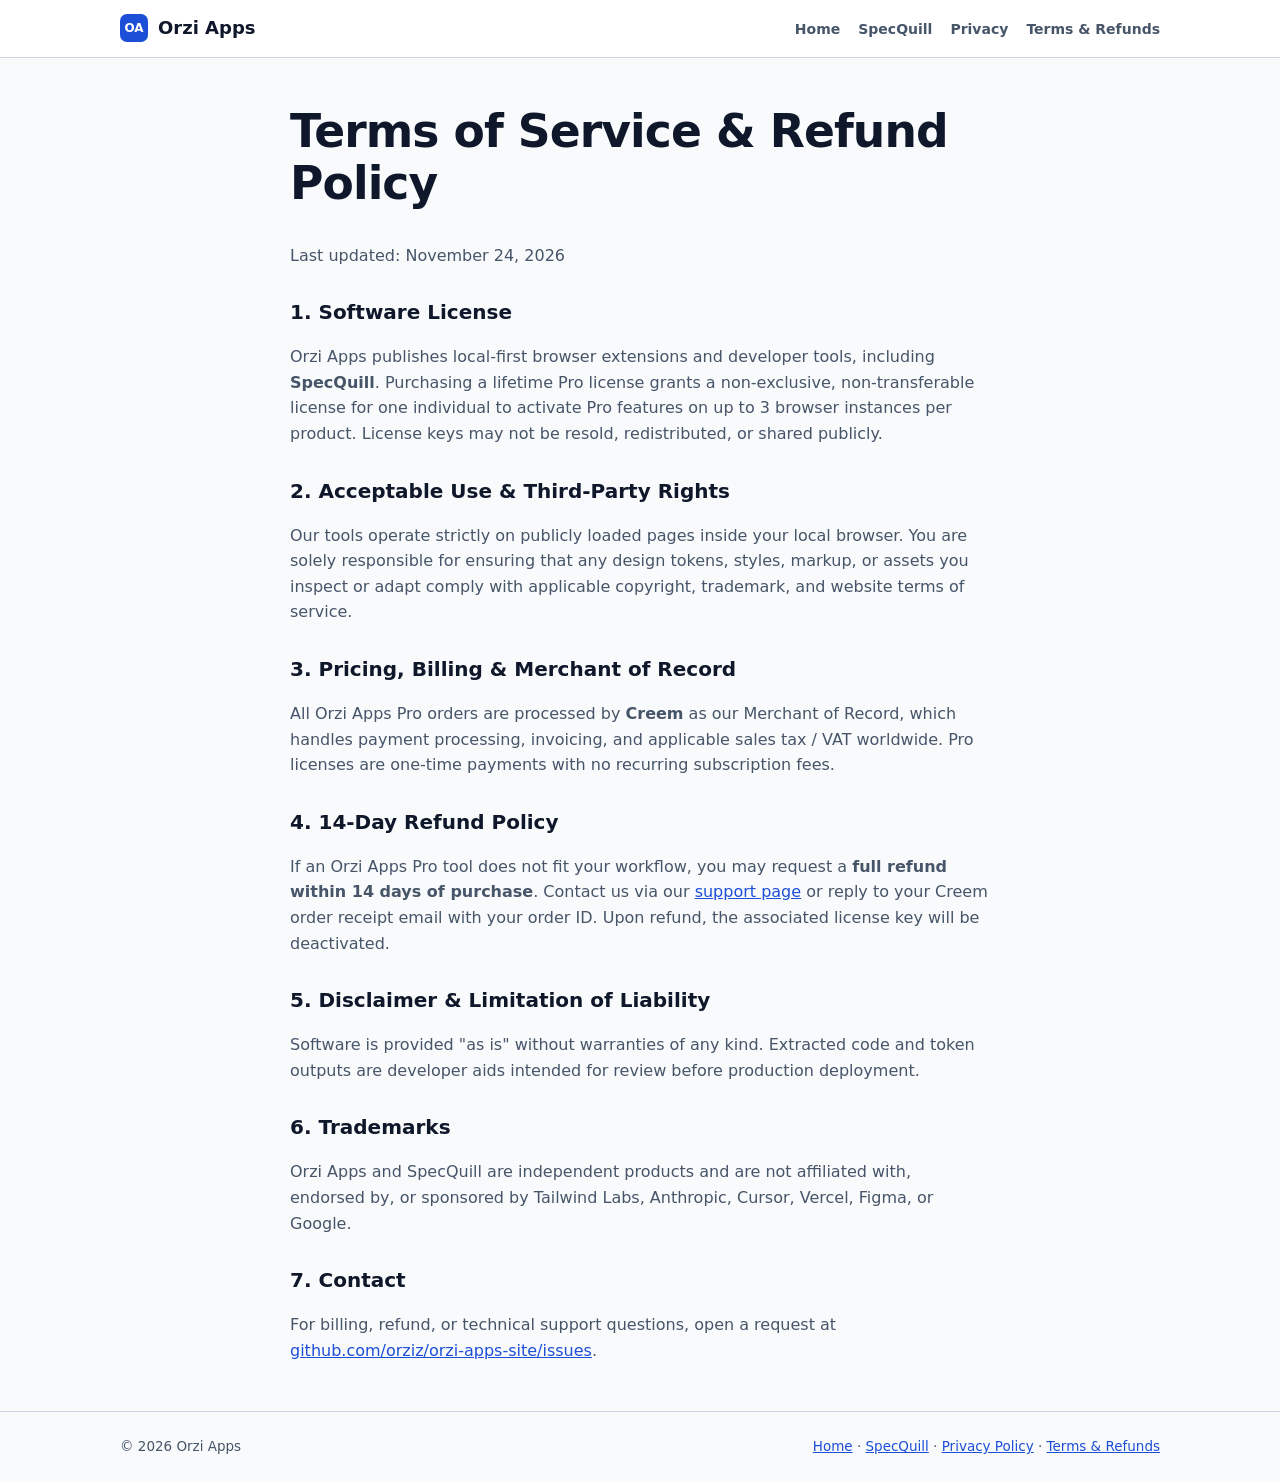
<file: terms.html>
<!DOCTYPE html>
<html lang="en">
<head>
  <meta charset="UTF-8">
  <meta name="viewport" content="width=device-width, initial-scale=1.0">
  <meta name="color-scheme" content="light dark">
  <title>Terms of Service &amp; Refund Policy | Orzi Apps</title>
  <link rel="stylesheet" href="styles.css">
</head>
<body>
  <header class="site-header">
    <div class="container header-inner">
      <a href="./" class="brand">
        <span class="brand-mark" aria-hidden="true">OA</span>
        <span>Orzi Apps</span>
      </a>
      <nav aria-label="Primary">
        <ul class="nav-list">
          <li><a href="./">Home</a></li>
          <li><a href="specquill/">SpecQuill</a></li>
          <li><a href="privacy.html">Privacy</a></li>
          <li><a href="terms.html" aria-current="page">Terms &amp; Refunds</a></li>
        </ul>
      </nav>
    </div>
  </header>

  <main class="container prose">
    <h1>Terms of Service &amp; Refund Policy</h1>
    <p>Last updated: November 24, 2026</p>

    <h2>1. Software License</h2>
    <p>Orzi Apps publishes local-first browser extensions and developer tools, including <strong>SpecQuill</strong>. Purchasing a lifetime Pro license grants a non-exclusive, non-transferable license for one individual to activate Pro features on up to 3 browser instances per product. License keys may not be resold, redistributed, or shared publicly.</p>

    <h2>2. Acceptable Use &amp; Third-Party Rights</h2>
    <p>Our tools operate strictly on publicly loaded pages inside your local browser. You are solely responsible for ensuring that any design tokens, styles, markup, or assets you inspect or adapt comply with applicable copyright, trademark, and website terms of service.</p>

    <h2>3. Pricing, Billing &amp; Merchant of Record</h2>
    <p>All Orzi Apps Pro orders are processed by <strong>Creem</strong> as our Merchant of Record, which handles payment processing, invoicing, and applicable sales tax / VAT worldwide. Pro licenses are one-time payments with no recurring subscription fees.</p>

    <h2>4. 14-Day Refund Policy</h2>
    <p>If an Orzi Apps Pro tool does not fit your workflow, you may request a <strong>full refund within 14 days of purchase</strong>. Contact us via our <a href="https://github.com/orziz/orzi-apps-site/issues" target="_blank" rel="noopener noreferrer">support page</a> or reply to your Creem order receipt email with your order ID. Upon refund, the associated license key will be deactivated.</p>

    <h2>5. Disclaimer &amp; Limitation of Liability</h2>
    <p>Software is provided "as is" without warranties of any kind. Extracted code and token outputs are developer aids intended for review before production deployment.</p>

    <h2>6. Trademarks</h2>
    <p>Orzi Apps and SpecQuill are independent products and are not affiliated with, endorsed by, or sponsored by Tailwind Labs, Anthropic, Cursor, Vercel, Figma, or Google.</p>

    <h2>7. Contact</h2>
    <p>For billing, refund, or technical support questions, open a request at <a href="https://github.com/orziz/orzi-apps-site/issues" target="_blank" rel="noopener noreferrer">github.com/orziz/orzi-apps-site/issues</a>.</p>
  </main>

  <footer class="site-footer">
    <div class="container footer-inner">
      <p>© 2026 Orzi Apps</p>
      <p><a href="./">Home</a> · <a href="specquill/">SpecQuill</a> · <a href="privacy.html">Privacy Policy</a> · <a href="terms.html">Terms &amp; Refunds</a></p>
    </div>
  </footer>
</body>
</html>
</file>
<file: styles.css>
@layer reset, base, theme, components, utilities;

@layer theme {
  :root {
    color-scheme: light dark;

    --bg-light: #f8fafc;
    --bg-dark: #0b1120;
    --surface-light: #ffffff;
    --surface-dark: #111827;
    --subtle-light: #f1f5f9;
    --subtle-dark: #1e293b;
    --border-light: #cbd5e1;
    --border-dark: #334155;
    --ink-light: #0f172a;
    --ink-dark: #f8fafc;
    --muted-light: #475569;
    --muted-dark: #94a3b8;
    --accent-light: #1d4ed8;
    --accent-dark: #60a5fa;
    --accent-ink-light: #ffffff;
    --accent-ink-dark: #081226;

    --bg: var(--bg-light);
    --surface: var(--surface-light);
    --subtle: var(--subtle-light);
    --border: var(--border-light);
    --ink: var(--ink-light);
    --muted: var(--muted-light);
    --accent: var(--accent-light);
    --accent-ink: var(--accent-ink-light);

    @media (prefers-color-scheme: dark) {
      --bg: var(--bg-dark);
      --surface: var(--surface-dark);
      --subtle: var(--subtle-dark);
      --border: var(--border-dark);
      --ink: var(--ink-dark);
      --muted: var(--muted-dark);
      --accent: var(--accent-dark);
      --accent-ink: var(--accent-ink-dark);
    }

    @supports (color: light-dark(white, black)) {
      --bg: light-dark(var(--bg-light), var(--bg-dark));
      --surface: light-dark(var(--surface-light), var(--surface-dark));
      --subtle: light-dark(var(--subtle-light), var(--subtle-dark));
      --border: light-dark(var(--border-light), var(--border-dark));
      --ink: light-dark(var(--ink-light), var(--ink-dark));
      --muted: light-dark(var(--muted-light), var(--muted-dark));
      --accent: light-dark(var(--accent-light), var(--accent-dark));
      --accent-ink: light-dark(var(--accent-ink-light), var(--accent-ink-dark));
    }

    --font-sans: ui-sans-serif, system-ui, -apple-system, BlinkMacSystemFont, "Segoe UI", sans-serif;
    --font-mono: ui-monospace, SFMono-Regular, Menlo, Monaco, Consolas, monospace;
    accent-color: var(--accent);
  }
}

@layer reset {
  html, body, header, nav, main, section, article, aside, footer, div, pre, a, button, input, select, textarea, ul, li {
    box-sizing: border-box;
  }
  html, body { margin: 0; padding: 0; }
  h1, h2, h3, p, pre { margin: 0; }
  button, input, select, textarea { font: inherit; color: inherit; }
}

@layer base {
  body {
    font-family: var(--font-sans);
    background: var(--bg);
    color: var(--ink);
    line-height: 1.6;
  }

  a { color: var(--accent); }

  :where(a:any-link, button):focus-visible {
    outline: 2px solid var(--accent);
    outline-offset: 3px;
  }

  code, .mono {
    font-family: var(--font-mono);
    font-size: 0.9em;
  }

  kbd {
    font-family: var(--font-mono);
    font-size: 0.85em;
    padding-inline: 5px;
    padding-block: 1px;
    border-radius: 4px;
    border: 1px solid var(--border);
    background: var(--subtle);
  }
}

@layer components {
  .container {
    max-inline-size: 1080px;
    margin-inline: auto;
    padding-inline: 20px;
  }

  .site-header {
    border-block-end: 1px solid var(--border);
    background: var(--surface);
  }

  .header-inner {
    display: flex;
    align-items: center;
    justify-content: space-between;
    padding-block: 14px;
    gap: 16px;
  }

  .brand {
    display: inline-flex;
    align-items: center;
    gap: 10px;
    font-weight: 800;
    font-size: 18px;
    color: var(--ink);
    text-decoration: none;
  }

  .brand-mark {
    display: inline-grid;
    place-items: center;
    inline-size: 28px;
    block-size: 28px;
    border-radius: 7px;
    background: var(--accent);
    color: var(--accent-ink);
    font-size: 12px;
  }

  .nav-list {
    list-style: none;
    display: flex;
    gap: 18px;
    margin: 0;
    padding: 0;

    a {
      color: var(--muted);
      text-decoration: none;
      font-weight: 600;
      font-size: 14px;
    }

    a:hover {
      color: var(--ink);
    }
  }

  .hero {
    padding-block: 64px;
  }

  .hero-grid {
    display: grid;
    grid-template-columns: repeat(auto-fit, minmax(310px, 1fr));
    gap: 36px;
    align-items: center;
  }

  .hero-copy, .code-card {
    min-inline-size: 0;
  }

  .eyebrow {
    font-size: 13px;
    font-weight: 700;
    text-transform: uppercase;
    letter-spacing: 0.06em;
    color: var(--accent);
    margin-block-end: 12px;
  }

  h1 {
    font-size: clamp(2rem, 4vw, 2.85rem);
    line-height: 1.15;
    letter-spacing: -0.02em;
    margin-block-end: 16px;
  }

  .lead {
    color: var(--muted);
    font-size: 17px;
    margin-block-end: 24px;
  }

  .cta-row {
    display: flex;
    flex-wrap: wrap;
    gap: 12px;
    margin-block-end: 12px;
  }

  .fine-print {
    font-size: 13px;
    color: var(--muted);
  }

  .btn {
    display: inline-flex;
    align-items: center;
    justify-content: center;
    min-block-size: 44px;
    padding-inline: 18px;
    padding-block: 10px;
    border-radius: 8px;
    border: 1px solid transparent;
    font-weight: 700;
    font-size: 14px;
    text-decoration: none;
    transition: filter 120ms ease, border-color 120ms ease;

    &.primary {
      background: var(--accent);
      color: var(--accent-ink);
    }

    &.primary:hover {
      filter: brightness(1.08);
    }

    &.secondary {
      background: var(--surface);
      color: var(--ink);
      border-color: var(--border);
    }

    &.secondary:hover {
      border-color: var(--accent);
    }

    &.full {
      inline-size: 100%;
    }
  }

  .code-card {
    color-scheme: dark;
    background: #0f172a;
    color: #e2e8f0;
    border: 1px solid #334155;
    border-radius: 14px;
    overflow: hidden;
    box-shadow: 0 20px 40px rgba(0, 0, 0, 0.2);

    pre {
      padding: 18px;
      overflow-x: auto;
      font-size: 12.5px;
      line-height: 1.55;
    }
  }

  .code-card-head {
    display: flex;
    justify-content: space-between;
    align-items: center;
    padding: 10px 16px;
    background: #1e293b;
    border-block-end: 1px solid #334155;
    font-size: 12px;
  }

  .pill-ok {
    background: #064e3b;
    color: #a7f3d0;
    padding: 2px 8px;
    border-radius: 999px;
    font-weight: 600;
  }

  .section {
    padding-block: 56px;
    border-block-start: 1px solid var(--border);

    h2 {
      font-size: 28px;
      margin-block-end: 28px;
      letter-spacing: -0.015em;
    }
  }

  .feature-grid {
    display: grid;
    grid-template-columns: repeat(auto-fit, minmax(280px, 1fr));
    gap: 18px;
  }

  .feature-card, .price-card, .faq-item {
    background: var(--surface);
    border: 1px solid var(--border);
    border-radius: 12px;
    padding: 24px;
  }

  :where(.feature-card, .price-card, .faq-item) h3 {
    font-size: 18px;
    margin-block-end: 6px;
  }

  :where(.feature-card, .faq-item) p {
    color: var(--muted);
    font-size: 14.5px;
  }

  .pricing-grid {
    display: grid;
    grid-template-columns: repeat(auto-fit, minmax(290px, 1fr));
    gap: 24px;
    max-inline-size: 840px;
    align-items: stretch;
  }

  .price-card {
    display: flex;
    flex-direction: column;
    gap: 14px;

    &.featured {
      border: 2px solid var(--accent);
      box-shadow: 0 12px 28px rgba(29, 78, 216, 0.12);
    }

    ul {
      padding-inline-start: 18px;
      margin: 0;
      display: flex;
      flex-direction: column;
      gap: 9px;
      color: var(--muted);
      font-size: 14.5px;
      flex: 1;
    }
  }

  .badge-tier {
    display: inline-block;
    align-self: flex-start;
    background: var(--subtle);
    color: var(--muted);
    border: 1px solid var(--border);
    padding: 3px 10px;
    border-radius: 999px;
    font-size: 12px;
    font-weight: 700;
  }

  .badge-launch {
    display: inline-block;
    align-self: flex-start;
    background: var(--accent);
    color: var(--accent-ink);
    padding: 3px 10px;
    border-radius: 999px;
    font-size: 12px;
    font-weight: 700;
  }

  .price {
    font-size: 38px;
    line-height: 1.1;
    font-weight: 800;
    color: var(--ink);
    display: flex;
    align-items: baseline;
    gap: 8px;
    flex-wrap: wrap;

    span {
      font-size: 14px;
      font-weight: 500;
      color: var(--muted);
    }
  }

  .faq-list {
    display: grid;
    gap: 14px;
    max-inline-size: 760px;
  }

  .prose {
    max-inline-size: 740px;
    padding-block: 48px;
    display: flex;
    flex-direction: column;
    gap: 16px;

    h2 {
      font-size: 20px;
      margin-block-start: 12px;
    }

    p, li {
      color: var(--muted);
    }
  }

  .site-footer {
    border-block-start: 1px solid var(--border);
    padding-block: 24px;
    font-size: 13.5px;
    color: var(--muted);
  }

  .footer-inner {
    display: flex;
    flex-wrap: wrap;
    justify-content: space-between;
    gap: 12px;
  }

  /* Interactive SEO web tools */
  .tool-main {
    padding-block: 40px 56px;
    display: flex;
    flex-direction: column;
    gap: 28px;
  }

  .tool-hero {
    display: flex;
    flex-direction: column;
    gap: 8px;
    max-inline-size: 74ch;
  }

  .tool-workspace {
    background: var(--surface);
    border: 1px solid var(--border);
    border-radius: 14px;
    padding: 22px;
    display: flex;
    flex-direction: column;
    gap: 18px;
  }

  .preset-bar, .inline-controls, .panel-head-row, .output-bar {
    display: flex;
    flex-wrap: wrap;
    align-items: center;
    justify-content: space-between;
    gap: 10px;
  }

  .preset-bar {
    justify-content: flex-start;
  }

  .tool-grid {
    display: grid;
    grid-template-columns: repeat(auto-fit, minmax(300px, 1fr));
    gap: 20px;
    align-items: start;
  }

  .tool-panel {
    min-inline-size: 0;
    display: flex;
    flex-direction: column;
    gap: 12px;
  }

  .field-label {
    font-weight: 700;
    font-size: 14px;
  }

  .small-muted {
    font-size: 13px;
    color: var(--muted);
  }

  .btn.small {
    min-block-size: 32px;
    padding-inline: 12px;
    padding-block: 5px;
    font-size: 12.5px;
    cursor: pointer;
  }

  .code-input, .text-input, .mini-select {
    background: var(--subtle);
    border: 1px solid var(--border);
    border-radius: 8px;
    padding: 10px 12px;
    inline-size: 100%;
  }

  .code-input {
    font-family: var(--font-mono);
    font-size: 13px;
    line-height: 1.5;
    resize: vertical;
  }

  .mini-select {
    inline-size: auto;
    min-block-size: 34px;
    padding: 4px 10px;
    font-size: 13px;
  }

  .checkbox-label {
    display: inline-flex;
    align-items: center;
    gap: 6px;
    font-size: 13px;
    font-weight: 600;
    cursor: pointer;
  }

  .output-block {
    display: flex;
    flex-direction: column;
    gap: 6px;
  }

  .code-output {
    color-scheme: dark;
    background: #0f172a;
    color: #e2e8f0;
    border: 1px solid #334155;
    border-radius: 10px;
    padding: 14px;
    overflow-x: auto;
    font-family: var(--font-mono);
    font-size: 12.5px;
    line-height: 1.55;
  }

  .preview-strip {
    display: flex;
    flex-direction: column;
    gap: 10px;
    padding-block-start: 14px;
    border-block-start: 1px solid var(--border);
  }

  .preview-stage {
    padding: 24px;
    border-radius: 10px;
    background: var(--subtle);
    border: 1px dashed var(--border);
    display: flex;
    align-items: center;
    justify-content: center;
    min-block-size: 96px;
  }

  .color-inputs-row {
    display: grid;
    grid-template-columns: repeat(auto-fit, minmax(180px, 1fr));
    gap: 14px;
  }

  .color-field {
    display: flex;
    flex-direction: column;
    gap: 6px;
  }

  .picker-pair {
    display: flex;
    gap: 8px;
    align-items: center;

    input[type="color"] {
      inline-size: 44px;
      block-size: 40px;
      padding: 2px;
      border-radius: 8px;
      border: 1px solid var(--border);
      background: var(--subtle);
      cursor: pointer;
      forced-color-adjust: none;
    }
  }

  .contrast-preview-box {
    border: 1px solid var(--border);
    border-radius: 10px;
    padding: 18px;
    display: flex;
    flex-direction: column;
    gap: 6px;
    forced-color-adjust: none;
  }

  .contrast-sample-heading {
    font-size: 22px;
    font-weight: 700;
    line-height: 1.25;
  }

  .contrast-sample-body {
    font-size: 15px;
  }

  .wcag-cards {
    display: grid;
    grid-template-columns: repeat(2, 1fr);
    gap: 10px;
  }

  .wcag-card {
    background: var(--subtle);
    border: 1px solid var(--border);
    border-radius: 10px;
    padding: 12px;
    display: flex;
    flex-direction: column;
    gap: 6px;
  }

  .ratio-big {
    font-size: 24px;
    font-family: var(--font-mono);
  }

  .status-pill {
    display: inline-flex;
    align-self: flex-start;
    padding: 2px 9px;
    border-radius: 999px;
    font-size: 12.5px;
    font-weight: 700;

    &.pass {
      background: #064e3b;
      color: #d1fae5;
    }

    &.fail {
      background: #7f1d1d;
      color: #fee2e2;
    }
  }

  .chip-list {
    list-style: none;
    margin: 0;
    padding: 0;
    display: flex;
    flex-wrap: wrap;
    gap: 8px;
  }

  .palette-chip-item {
    display: inline-flex;
    align-items: center;
    gap: 6px;
    padding: 4px 8px;
    border-radius: 999px;
    border: 1px solid var(--border);
    background: var(--subtle);
    font-size: 12px;
  }

  .chip-dot {
    inline-size: 14px;
    block-size: 14px;
    border-radius: 50%;
    border: 1px solid var(--border);
    forced-color-adjust: none;
  }

  .chip-remove {
    appearance: none;
    border: 0;
    background: transparent;
    cursor: pointer;
    min-inline-size: 24px;
    min-block-size: 24px;
    border-radius: 50%;
    font-weight: 700;
  }

  .promo-callout {
    background: var(--surface);
    border: 2px solid var(--accent);
    border-radius: 14px;
    padding: 24px;
    display: flex;
    flex-direction: column;
    gap: 16px;

    h2 {
      font-size: 22px;
      margin-block-end: 6px;
    }
  }

  .screenshot-grid {
    display: grid;
    grid-template-columns: repeat(auto-fit, minmax(280px, 1fr));
    gap: 20px;
  }

  .shot-card {
    margin: 0;
    background: var(--surface);
    border: 1px solid var(--border);
    border-radius: 14px;
    overflow: hidden;
    display: flex;
    flex-direction: column;

    img {
      display: block;
      inline-size: 100%;
      block-size: auto;
      border-block-end: 1px solid var(--border);
    }

    figcaption {
      padding: 14px 16px;
      font-size: 13.5px;
      line-height: 1.55;
      color: var(--muted);

      strong {
        color: var(--ink);
      }
    }
  }

  .install-box {
    margin-block-start: 24px;
    padding: 20px 24px;
    background: var(--surface);
    border: 1px solid var(--border);
    border-radius: 14px;

    h3 {
      margin-block-end: 10px;
      font-size: 16px;
    }

    ol {
      margin: 0;
      padding-inline-start: 20px;
      display: grid;
      gap: 6px;
      color: var(--muted);
      font-size: 14px;
      line-height: 1.55;
    }
  }

  .status-toast {
    position: fixed;
    inset-block-end: 18px;
    inset-inline-end: 18px;
    padding: 10px 16px;
    border-radius: 8px;
    background: #0f172a;
    color: #f8fafc;
    border: 1px solid #334155;
    font-size: 13px;
    font-weight: 600;
    opacity: 0;
    pointer-events: none;
    transition: opacity 150ms ease;

    &.visible {
      opacity: 1;
    }
  }
}

@layer utilities {
  .visually-hidden:where(:not(:focus-within, :active)) {
    position: absolute !important;
    clip-path: inset(50%) !important;
    overflow: hidden !important;
    width: 1px !important;
    height: 1px !important;
    margin: -1px !important;
    padding: 0 !important;
    border: 0 !important;
    white-space: nowrap !important;
  }
}

@media (forced-colors: active) {
  .feature-card, .price-card, .faq-item, .btn, .code-card {
    border: 1px solid CanvasText;
  }
}

/* Language toggle button in primary nav */
.lang-switch-btn {
  appearance: none;
  border: 1px solid var(--border);
  background: var(--surface);
  color: var(--text);
  border-radius: 999px;
  padding: 4px 11px;
  font: 600 0.82rem/1.3 inherit;
  cursor: pointer;
  transition: border-color 120ms ease, background 120ms ease;
}
.lang-switch-btn:hover {
  border-color: var(--accent, #2563eb);
}
</file>
